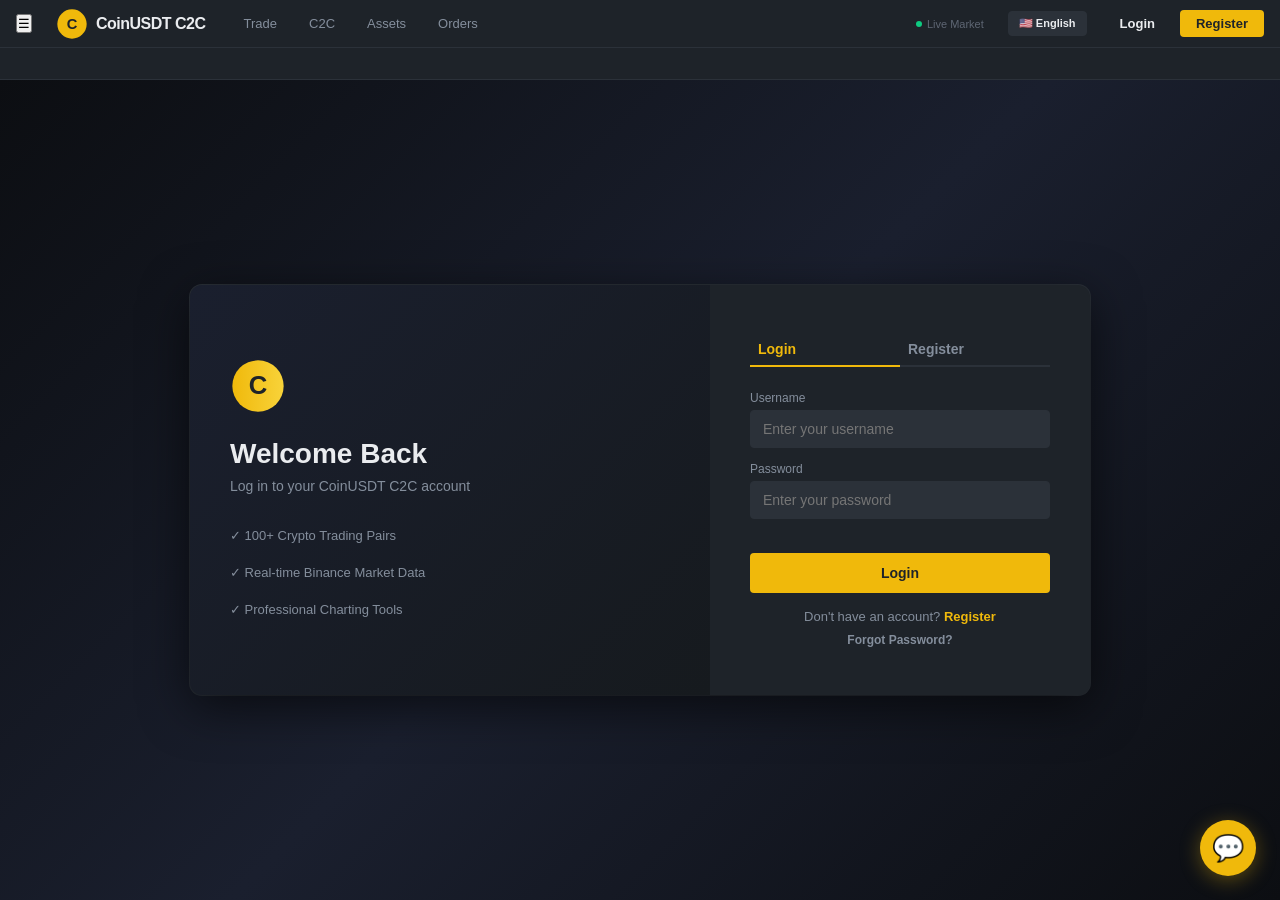
<file: index.html>
<!DOCTYPE html>
<html lang="en">
<head>
  <meta charset="UTF-8">
  <meta name="viewport" content="width=device-width, initial-scale=1.0, maximum-scale=1.0, user-scalable=no">
  <title>CoinUSDT C2C | Cryptocurrency Exchange</title>
  <meta name="description" content="CoinUSDT C2C - Professional cryptocurrency exchange with real-time charts, BTC/ETH trading, market and limit orders. Secure C2C trading platform.">
  <meta name="keywords" content="cryptocurrency exchange,BTC,ETH,Bitcoin,Ethereum,trading,crypto,USDT,market,limit,order">
  <meta name="robots" content="index, follow">
  <link rel="canonical" href="https://coinustdc2c.com/">
  <meta property="og:title" content="CoinUSDT C2C | Cryptocurrency Exchange">
  <meta property="og:description" content="Professional cryptocurrency exchange with real-time charts and secure trading.">
  <meta property="og:type" content="website">
  <meta property="og:url" content="https://coinustdc2c.com/">
  <meta property="og:site_name" content="CoinUSDT C2C">
  <meta name="twitter:card" content="summary_large_image">
  <meta name="twitter:title" content="CoinUSDT C2C | Cryptocurrency Exchange">
  <meta name="twitter:description" content="Professional cryptocurrency exchange with real-time charts and secure trading.">
  <link rel="icon" type="image/svg+xml" href="data:image/svg+xml,%3Csvg xmlns='http://www.w3.org/2000/svg' viewBox='0 0 48 48'%3E%3Ccircle cx='24' cy='24' r='22' fill='%23F0B90B'/%3E%3Ctext x='24' y='31' text-anchor='middle' font-size='22' font-weight='700' fill='%231E2329'%3EC%3C/text%3E%3C/svg%3E">
  <style>body{background:#0C0E12;color:#EAECEF;margin:0;padding:0;font-family:-apple-system,BlinkMacSystemFont,'Segoe UI','Microsoft YaHei',sans-serif;opacity:0;transition:opacity .15s}body.loaded{opacity:1}</style>
  <link rel="stylesheet" href="/css/style.css?v=28061246">
</head>
<body>
  <!-- ============================================================
       全局导航
  ============================================================ -->
  <nav class="global-nav">
    <div class="nav-inner">
      <!-- 移动端汉堡菜单按钮 -->
      <button class="mobile-menu-btn" id="mobile-menu-btn" aria-label="Menu">☰</button>
      <a href="/trade/BTC_USDT" class="nav-brand">
        <svg width="32" height="32" viewBox="0 0 48 48">
          <circle cx="24" cy="24" r="22" fill="#F0B90B"/>
          <text x="24" y="31" text-anchor="middle" font-size="22" font-weight="700" fill="#1E2329">C</text>
        </svg>
        <span class="brand-name">CoinUSDT C2C</span>
      </a>
      <div class="nav-links" id="nav-links">
        <a href="/trade/BTC_USDT" class="nav-link" data-path="/trade" data-i18n="trade">Trade</a>
        <a href="/c2c" class="nav-link" data-path="/c2c" data-i18n="c2c">C2C</a>
        <a href="/wallet" class="nav-link" data-path="/wallet" data-i18n="assets">Assets</a>
        <a href="/orders" class="nav-link" data-path="/orders" data-i18n="orders">Orders</a>
      </div>
      <span class="nav-market-status">
        <span class="status-dot"></span> <span data-i18n="market_live">Live Market</span>
      </span>
      <!-- 通知铃铛 -->
      <div class="notif-bell hidden" id="notif-bell" style="position:relative">
        <button class="notif-bell-btn" id="notif-bell-btn" title="Notifications">🔔</button>
        <span class="notif-badge empty" id="notif-badge">0</span>
        <div class="notif-dropdown hidden" id="notif-dropdown">
          <div class="notif-dropdown-header">
            <h4 data-i18n="notifications">Notifications</h4>
            <button id="notif-mark-all" data-i18n="mark_all_read">Mark All Read</button>
          </div>
          <div class="notif-list" id="notif-list">
            <div class="notif-item"><div class="notif-body" style="text-align:center;color:var(--text3)">No notifications</div></div>
          </div>
        </div>
      </div>

      <div class="nav-actions" id="nav-actions">
        <!-- 语言切换 -->
        <div class="lang-switch" id="lang-switch">
          <button class="lang-btn" id="lang-current" onclick="var d=document.getElementById('lang-drop');d.classList.toggle('hidden');event.stopPropagation()">🌐 English</button>
          <div class="lang-drop hidden" id="lang-drop" onclick="event.stopPropagation()">
            <div class="lang-option" data-lang="zh-CN" onclick="setLang('zh-CN')">🇨🇳 简体中文</div>
            <div class="lang-option" data-lang="zh-TW" onclick="setLang('zh-TW')">🇹🇼 繁體中文</div>
            <div class="lang-option active" data-lang="en" onclick="setLang('en')">🇺🇸 English</div>
            <div class="lang-option" data-lang="ja" onclick="setLang('ja')">🇯🇵 日本語</div>
            <div class="lang-option" data-lang="ko" onclick="setLang('ko')">🇰🇷 한국어</div>
            <div class="lang-option" data-lang="es" onclick="setLang('es')">🇪🇸 Español</div>
            <div class="lang-option" data-lang="ru" onclick="setLang('ru')">🇷🇺 Русский</div>
            <div class="lang-option" data-lang="fr" onclick="setLang('fr')">🇫🇷 Français</div>
            <div class="lang-option" data-lang="de" onclick="setLang('de')">🇩🇪 Deutsch</div>
            <div class="lang-option" data-lang="pt" onclick="setLang('pt')">🇧🇷 Português</div>
            <div class="lang-option" data-lang="vi" onclick="setLang('vi')">🇻🇳 Tiếng Việt</div>
            <div class="lang-option" data-lang="th" onclick="setLang('th')">🇹🇭 ไทย</div>
          </div>
        </div>
        <div id="nav-guest" class="nav-guest">
          <a href="/login" class="nav-btn nav-btn-text" data-i18n="login">Login</a>
          <a href="/register" class="nav-btn nav-btn-primary" data-i18n="register">Register</a>
        </div>
        <div id="nav-user" class="nav-user hidden">
          <div class="nav-user-info" id="nav-user-trigger">
            <div class="nav-user-avatar" id="nav-user-avatar"></div>
            <div class="nav-user-detail">
              <span id="nav-username">--</span>
              <span class="nav-balance" id="nav-balance">0.00 USDT</span>
            </div>
          </div>
          <div class="nav-user-dropdown hidden" id="nav-dropdown">
            <a href="#" id="nav-deposit-btn" data-i18n="sim_deposit">Deposit</a>
            <a href="/wallet" data-i18n="assets">Assets</a>
            <a href="/orders" data-i18n="order_history">Order History</a>
            <a href="/invite" data-i18n="invite_title">Invite</a>
            <a href="/settings" data-i18n="settings">Settings</a>
            <a href="#" id="nav-logout" data-i18n="logout">Logout</a>
          </div>
        </div>
      </div>
    </div>
  </nav>

  <!-- ============================================================
       行情滚动条 (Binance Ticker)
  ============================================================ -->
  <div class="ticker-bar" id="ticker-bar">
    <div class="ticker-inner" id="ticker-inner"></div>
  </div>

  <!-- ============================================================
       登录页 /login
  ============================================================ -->
  <div id="page-login" class="page-auth hidden">
    <div class="auth-wrapper">
      <div class="auth-card">
        <div class="auth-card-left">
          <div class="auth-brand">
            <svg width="56" height="56" viewBox="0 0 48 48">
              <defs><linearGradient id="lg"><stop offset="0%" stop-color="#F0B90B"/><stop offset="100%" stop-color="#f8d33a"/></linearGradient></defs>
              <circle cx="24" cy="24" r="22" fill="url(#lg)"/>
              <text x="24" y="31" text-anchor="middle" font-size="22" font-weight="700" fill="#1E2329">C</text>
            </svg>
          </div>
          <h2 data-i18n="welcome">Welcome Back</h2>
          <p class="auth-sub" data-i18n="login_sub">Log in to your CoinUSDT C2C account</p>
          <div class="auth-benefits">
            <div class="benefit-item" data-i18n="benefit_pairs">✓ 100+ Crypto Trading Pairs</div>
            <div class="benefit-item" data-i18n="benefit_market">✓ Real-time Binance Market Data</div>
            <div class="benefit-item" data-i18n="benefit_chart">✓ Professional Charting Tools</div>
          </div>
        </div>
        <div class="auth-card-right">
          <div class="auth-form-wrapper">
            <div class="auth-form-tabs">
              <span class="aft active" data-i18n="login">Login</span>
              <a href="/register" class="aft" data-i18n="register">Register</a>
            </div>
            <div class="form-group">
              <label data-i18n="username">Username</label>
              <input type="text" id="login-username" placeholder="Enter your username" autocomplete="username">
            </div>
            <div class="form-group">
              <label data-i18n="password">Password</label>
              <input type="password" id="login-password" placeholder="Enter your password" autocomplete="current-password">
            </div>
            <div id="login-error" class="form-error"></div>
            <button class="btn btn-gold btn-full" id="login-btn" data-i18n="login">Login</button>
            <div class="auth-alt">
              <span data-i18n="dont_have_account">Don't have an account?</span> <a href="/register" data-i18n="register">Register</a>
            </div>
            <div class="auth-alt" style="margin-top:8px">
              <a href="#" onclick="showForgotPassword()" style="color:var(--text2);font-size:12px" data-i18n="forgot_pwd">Forgot Password?</a>
            </div>
          </div>
        </div>
      </div>
    </div>
  </div>

  <!-- 忘记密码页 -->
  <div id="page-forgot" class="page-auth hidden">
    <div class="auth-wrapper">
      <div class="auth-card" style="max-width:440px;margin:0 auto;flex-direction:column">
        <div class="auth-card-right" style="width:100%">
          <div class="auth-form-wrapper">
            <h2 style="text-align:center;margin-bottom:16px" data-i18n="forgot_pwd">Forgot Password</h2>
            <div id="forgot-step1">
              <div class="form-group">
                <label data-i18n="email">Registered Email</label>
                <input type="email" id="forgot-email" placeholder="Enter your registered email" autocomplete="email">
              </div>
              <div id="forgot-error" class="form-error"></div>
              <button class="btn btn-gold btn-full" id="forgot-send-btn" data-i18n="send_reset_code">Send Reset Code</button>
            </div>
            <div id="forgot-step2" class="hidden">
              <div class="form-group">
                <label data-i18n="verify_code">Verification Code</label>
                <input type="text" id="forgot-code" placeholder="6-digit code" maxlength="6" inputmode="numeric" style="font-size:22px;letter-spacing:8px;text-align:center;font-family:var(--mono)">
              </div>
              <div class="form-group">
                <label data-i18n="new_pwd">New Password</label>
                <input type="password" id="forgot-new-pw" placeholder="At least 6 characters" autocomplete="new-password">
              </div>
              <div id="forgot-error2" class="form-error"></div>
              <button class="btn btn-gold btn-full" id="forgot-reset-btn" data-i18n="reset_pwd">Reset Password</button>
              <button class="btn btn-outline btn-full" id="forgot-back-btn" style="margin-top:8px" data-i18n="back">Back</button>
            </div>
            <div class="auth-alt" style="margin-top:16px">
              <span data-i18n="remembered_pwd">Remembered?</span> <a href="/login" data-i18n="login">Login</a>
            </div>
          </div>
        </div>
      </div>
    </div>
  </div>

  <!-- ============================================================
       注册页 /register
  ============================================================ -->
  <div id="page-register" class="page-auth hidden">
    <div class="auth-wrapper">
      <div class="auth-card">
        <div class="auth-card-left">
          <div class="auth-brand">
            <svg width="56" height="56" viewBox="0 0 48 48">
              <circle cx="24" cy="24" r="22" fill="url(#lg)"/>
              <text x="24" y="31" text-anchor="middle" font-size="22" font-weight="700" fill="#1E2329">C</text>
            </svg>
          </div>
          <h2 data-i18n="create_acct">Create Account</h2>
          <p class="auth-sub" data-i18n="reg_sub">Start your crypto trading journey</p>
          <div class="auth-benefits">
            <div class="benefit-item" data-i18n="benefit_zero">✓ Zero threshold real trading</div>
            <div class="benefit-item" data-i18n="benefit_free">✓ Free registration, simulated trading</div>
            <div class="benefit-item" data-i18n="benefit_realtime">✓ Real-time market + charts</div>
            <div class="benefit-item" data-i18n="benefit_orders">✓ Market & Limit orders</div>
          </div>
        </div>
        <div class="auth-card-right">
          <div class="auth-form-wrapper">
            <div class="auth-form-tabs">
              <a href="/login" class="aft" data-i18n="login">Login</a>
              <span class="aft active" data-i18n="register">Register</span>
            </div>
            <!-- Step 1 -->
            <div id="reg-step1">
              <div class="form-group">
                <label data-i18n="username">Username</label>
                <input type="text" id="reg-username" placeholder="3-20 characters" autocomplete="username">
              </div>
              <div class="form-group">
                <label data-i18n="email">Email</label>
                <input type="email" id="reg-email" placeholder="example@mail.com" autocomplete="email">
              </div>
              <div class="form-group">
                <label data-i18n="password">Password</label>
                <input type="password" id="reg-password" placeholder="At least 6 characters" autocomplete="new-password">
              </div>
              <div class="form-group">
                <label data-i18n="invite_code_label">Invite Code <small data-i18n="optional">(optional)</small></label>
                <input type="text" id="reg-invite" placeholder="Enter invite code" autocapitalize="characters" style="font-family:var(--mono);letter-spacing:2px;text-transform:uppercase">
              </div>
              <div id="reg-error" class="form-error"></div>
              <button class="btn btn-gold btn-full" id="reg-btn" data-i18n="send_code">Send Verification Code</button>
            </div>
            <!-- Step 2 -->
            <div id="reg-step2" class="hidden">
              <p class="verify-hint" style="color:var(--text2);font-size:12px;margin-bottom:12px" data-i18n="verify_hint">Verification code sent. Enter the 6-digit code below</p>
              <div class="form-group">
                <label data-i18n="verify_code">Verification Code</label>
                <input type="text" id="reg-code" placeholder="••••••" maxlength="6" inputmode="numeric" style="font-size:22px;letter-spacing:8px;text-align:center;font-family:var(--mono)">
              </div>
              <div id="reg-error2" class="form-error"></div>
              <button class="btn btn-gold btn-full" id="reg-verify-btn" data-i18n="complete_reg">Complete Registration</button>
              <button class="btn btn-outline btn-full" id="reg-back-btn" style="margin-top:8px" data-i18n="back">Back</button>
            </div>
            <div class="auth-alt">
              <span data-i18n="already_have_account">Already have an account?</span> <a href="/login" data-i18n="login">Login</a>
            </div>
          </div>
        </div>
      </div>
    </div>
  </div>

  <!-- ============================================================
       交易主页 /trade/:symbol
  ============================================================ -->
  <div id="page-trade" class="page-trade hidden">
    <div class="trade-subnav">
      <div class="subnav-left">
        <a href="/trade/BTC_USDT" class="subnav-link" data-sym="BTC">BTC/USDT</a>
        <a href="/trade/ETH_USDT" class="subnav-link" data-sym="ETH">ETH/USDT</a>
        <a href="/trade/BNB_USDT" class="subnav-link" data-sym="BNB">BNB/USDT</a>
        <a href="/trade/SOL_USDT" class="subnav-link" data-sym="SOL">SOL/USDT</a>
        <a href="/trade/XRP_USDT" class="subnav-link" data-sym="XRP">XRP/USDT</a>
        <a href="/trade/ADA_USDT" class="subnav-link" data-sym="ADA">ADA/USDT</a>
        <a href="/trade/DOGE_USDT" class="subnav-link" data-sym="DOGE">DOGE/USDT</a>
        <a href="/trade/AVAX_USDT" class="subnav-link" data-sym="AVAX">AVAX/USDT</a>
        <a href="/trade/DOT_USDT" class="subnav-link" data-sym="DOT">DOT/USDT</a>
        <a href="/trade/MATIC_USDT" class="subnav-link" data-sym="MATIC">MATIC/USDT</a>
        <a href="/trade/LINK_USDT" class="subnav-link" data-sym="LINK">LINK/USDT</a>
        <a href="/trade/UNI_USDT" class="subnav-link" data-sym="UNI">UNI/USDT</a>
        <a href="/trade/ATOM_USDT" class="subnav-link" data-sym="ATOM">ATOM/USDT</a>
        <a href="/trade/LTC_USDT" class="subnav-link" data-sym="LTC">LTC/USDT</a>
        <a href="/trade/FIL_USDT" class="subnav-link" data-sym="FIL">FIL/USDT</a>
      </div>
    </div>

    <div class="main-content">
      <!-- 左侧: 行情 + 资产 -->
      <div class="panel panel-left-stack">
        <div class="panel market-panel">
          <div class="panel-header">
            <span class="panel-title" data-i18n="all_pairs">All</span>
            <div class="panel-header-right">
              <span class="panel-badge" id="price-status" data-i18n="market_live">Live</span>
              <button class="btn-icon" id="toggle-sort" title="Sort">↕</button>
            </div>
          </div>
          <div class="market-search">
            <input type="text" id="market-search" placeholder="Search coins...">
          </div>
          <div class="market-headers">
            <span class="mh-pair" data-i18n="all_pairs">Pairs</span>
            <span class="mh-price" data-i18n="latest_price">Price</span>
            <span class="mh-change" data-i18n="24h_change">24h Chg</span>
          </div>
          <div class="market-list" id="market-list"></div>
        </div>
        <div class="panel wallet-panel">
          <div class="panel-header">
            <span class="panel-title" data-i18n="assets">Assets</span>
            <button class="btn btn-xs btn-gold-outline auth-only" id="quick-deposit-btn" data-i18n="deposit" style="display:none">Deposit</button>
          </div>
          <div class="wallet-quick">
            <div class="wallet-quick-item">
              <span class="wq-label">USDT</span>
              <span class="wq-value" id="wallet-usdt">0.00</span>
            </div>
            <div class="wallet-quick-item">
              <span class="wq-label" data-i18n="total_value">Est. Value</span>
              <span class="wq-value gold" id="wallet-total">0.00</span>
            </div>
          </div>
          <div class="wallet-assets" id="wallet-assets">
            <div class="empty-hint" data-i18n="no_data">None</div>
          </div>
        </div>
      </div>

      <!-- 中间: 图表 -->
      <div class="panel panel-center-stack">
        <div class="symbol-stat" id="symbol-stat">
          <div class="stat-main">
            <div class="stat-symbol" id="stat-symbol">BTC/USDT</div>
            <div class="stat-price" id="stat-price">0.00</div>
            <div class="stat-change up" id="stat-change">+0.00%</div>
          </div>
          <div class="stat-details">
            <div class="stat-row"><span data-i18n="24h_high">24h High</span><span id="stat-high">0.00</span></div>
            <div class="stat-row"><span data-i18n="24h_low">24h Low</span><span id="stat-low">0.00</span></div>
            <div class="stat-row"><span data-i18n="24h_vol">24h Vol</span><span id="stat-volume">0.00</span></div>
          </div>
          <div class="stat-interval">
            <button class="interval-btn" data-interval="1m" data-i18n="interval_1m">1m</button>
            <button class="interval-btn" data-interval="5m" data-i18n="interval_5m">5m</button>
            <button class="interval-btn" data-interval="15m" data-i18n="interval_15m">15m</button>
            <button class="interval-btn" data-interval="30m" data-i18n="interval_30m">30m</button>
            <button class="interval-btn" data-interval="1h" data-i18n="interval_1h">1h</button>
            <button class="interval-btn active" data-interval="4h" data-i18n="interval_4h">4h</button>
            <button class="interval-btn" data-interval="1d" data-i18n="interval_1d">1d</button>
            <button class="interval-btn" data-interval="1w" data-i18n="interval_1w">1w</button>
          </div>
        </div>
        <div class="panel chart-panel">
          <div class="ma-legend" id="ma-legend">
            <span class="ma-item active ma-ma5" data-ma="5">MA5</span>
            <span class="ma-item ma-ma10" data-ma="10">MA10</span>
            <span class="ma-item ma-ma20" data-ma="20">MA20</span>
            <span class="ma-item ma-ma60" data-ma="60">MA60</span>
          </div>
          <canvas id="price-chart"></canvas>
          <div class="chart-tooltip" id="chart-tooltip"></div>
          <div class="chart-loading hidden" id="chart-loading" data-i18n="chart_loading">Loading...</div>
          <div class="chart-source" id="chart-source"></div>
        </div>
      </div>

      <!-- 右侧: 订单簿 + 交易 -->
      <div class="panel panel-right-stack">
        <div class="panel orderbook-panel">
          <div class="panel-header">
            <span class="panel-title" data-i18n="order_book">订单簿</span>
            <span id="ob-spread" class="ob-spread"></span>
          </div>
          <div class="ob-headers"><span data-i18n="price">Price(USDT)</span><span data-i18n="amount">Amount</span><span data-i18n="total">Total</span></div>
          <div class="ob-asks" id="ob-asks"></div>
          <div class="ob-mid" id="ob-mid">0.00</div>
          <div class="ob-bids" id="ob-bids"></div>
        </div>

        <div class="panel trade-panel">
          <div class="panel-header">
            <span class="panel-title" data-i18n="place_order">下单</span>
            <span class="pending-badge hidden" id="pending-badge">0 <span data-i18n="pending">挂单</span></span>
          </div>
          <div class="order-type-tabs">
            <button class="ot-tab active" data-type="market" data-i18n="market">市价</button>
            <button class="ot-tab" data-type="limit" data-i18n="limit">限价</button>
            <button class="ot-tab" data-type="stop_limit" data-i18n="stop_limit">止损限价</button>
            <button class="ot-tab" data-type="pending" id="pending-tab">
              <span data-i18n="pending">挂单</span><span class="pending-count hidden" id="pending-count">0</span>
            </button>
          </div>
          <div class="trade-tabs">
            <button class="trade-tab active" data-side="buy" data-i18n="buy">Buy</button>
            <button class="trade-tab" data-side="sell" data-i18n="sell">Sell</button>
          </div>
          <div class="trade-form" id="trade-form-market">
            <div class="form-row" id="limit-price-row" style="display:none">
              <label data-i18n="limit">Limit (USDT)</label>
              <input type="number" id="trade-price-input" data-i18n-placeholder="trade_limit_ph" placeholder="Limit price" step="any">
            </div>
            <div class="form-row" id="stop-price-row" style="display:none">
              <label data-i18n="stop_price">Trigger Price (USDT)</label>
              <input type="number" id="trade-stop-price" placeholder="Trigger price" step="any">
            </div>
            <div class="form-row">
              <label><span data-i18n="amount">Amount</span> <span class="trade-sym" id="trade-sym">BTC</span></label>
              <input type="number" id="trade-amount" placeholder="0.00" step="any" min="0">
              <div class="quick-btns">
                <button class="btn btn-xs quick-pct" data-pct="25">25%</button>
                <button class="btn btn-xs quick-pct" data-pct="50">50%</button>
                <button class="btn btn-xs quick-pct" data-pct="75">75%</button>
                <button class="btn btn-xs quick-pct" data-pct="100">100%</button>
              </div>
            </div>
            <div class="form-row">
              <label data-i18n="total">Total</label>
              <div class="total-display" id="trade-total">0.00 USDT</div>
            </div>
            <div class="form-row">
              <label data-i18n="fee">Fee (0.1%)</label>
              <div class="fee-display" id="trade-fee">0.00 USDT</div>
            </div>
            <div id="trade-error" class="form-error"></div>
            <button class="btn btn-buy btn-full" id="trade-btn">Buy BTC</button>
          </div>
          <div class="trade-info">
            <div class="info-row"><span data-i18n="available">Available</span><span id="available-usdt">0.00</span></div>
            <div class="info-row"><span data-i18n="holding">Holding</span><span id="holding-info">0.00</span></div>
          </div>
        </div>

        <div class="panel pending-panel hidden" id="pending-panel">
          <div class="panel-header">
            <span class="panel-title" data-i18n="pending">Pending Orders</span>
            <button class="btn btn-xs btn-outline" id="cancel-all-btn" data-i18n="cancel_all">Cancel All</button>
          </div>
          <div class="pending-list" id="pending-list">
            <div class="empty-hint" data-i18n="no_data">No pending orders</div>
          </div>
        </div>
      </div>

      <!-- 底部面板 -->
      <div class="panel bottom-panel">
        <div class="panel-header">
          <div class="bottom-tabs">
            <button class="bottom-tab active" data-panel="orders" data-i18n="order_history">Order History</button>
            <button class="bottom-tab" data-panel="transactions" data-i18n="tx_history">Transactions</button>
          </div>
        </div>
        <div class="bottom-content">
          <div class="bottom-table" id="orders-table">
            <table>
              <thead><tr><th data-i18n="time_col">Time</th><th data-i18n="pair_col">Pair</th><th data-i18n="side_col">Side</th><th data-i18n="price">Price</th><th data-i18n="amount">Amount</th><th data-i18n="total">Total</th><th data-i18n="type_col">Type</th><th data-i18n="status_col">Status</th></tr></thead>
              <tbody id="orders-body"><tr><td colspan="8" class="empty-hint">No orders</td></tr></tbody>
            </table>
          </div>
          <div class="bottom-table hidden" id="transactions-table">
            <table>
              <thead><tr><th data-i18n="time_col">Time</th><th data-i18n="pair_col">Pair</th><th data-i18n="side_col">Side</th><th data-i18n="price">Price</th><th data-i18n="amount">Amount</th><th data-i18n="total">Total</th><th data-i18n="fee">Fee</th><th data-i18n="note_col">Note</th></tr></thead>
              <tbody id="transactions-body"><tr><td colspan="8" class="empty-hint">No records</td></tr></tbody>
            </table>
          </div>
        </div>
      </div>
    </div>
  </div>

  <!-- ============================================================
       充值弹窗
  ============================================================ -->
  <div class="modal-overlay hidden" id="deposit-modal">
    <div class="modal-card">
      <div class="modal-header">
        <span id="deposit-title" data-i18n="deposit">Deposit</span>
        <button class="modal-close" id="modal-close">&times;</button>
      </div>
      <!-- 步骤1 -->
      <div class="modal-body" id="deposit-step1">
        <div class="form-group">
          <label data-i18n="deposit_coin">Deposit Coin</label>
          <div class="coin-select" id="deposit-coin-select">
            <button class="coin-option active" data-coin="USDT" data-network="TRC20">
              <div class="coin-icon">💵</div>
              <div class="coin-info"><span>USDT</span><small>TRC20</small></div>
            </button>
            <button class="coin-option" data-coin="BTC" data-network="Bitcoin">
              <div class="coin-icon">₿</div>
              <div class="coin-info"><span>BTC</span><small>Bitcoin</small></div>
            </button>
            <button class="coin-option" data-coin="ETH" data-network="ERC20">
              <div class="coin-icon">Ξ</div>
              <div class="coin-info"><span>ETH</span><small>ERC20</small></div>
            </button>
          </div>
        </div>
        <div class="form-group">
          <label data-i18n="deposit_amt">Deposit Amount</label>
          <input type="number" id="deposit-amount" placeholder="Enter amount" min="1" max="1000000" step="any">
        </div>
        <div class="deposit-presets">
          <button class="btn btn-xs deposit-preset" data-amt="1000">1K</button>
          <button class="btn btn-xs deposit-preset" data-amt="5000">5K</button>
          <button class="btn btn-xs deposit-preset" data-amt="10000">10K</button>
          <button class="btn btn-xs deposit-preset" data-amt="50000">50K</button>
          <button class="btn btn-xs deposit-preset" data-amt="100000">100K</button>
        </div>
        <div id="deposit-error" class="form-error"></div>
        <button class="btn btn-gold btn-full" id="deposit-next" data-i18n="deposit_next">Next</button>
      </div>
      <!-- 步骤2 -->
      <div class="modal-body hidden" id="deposit-step2">
        <div class="deposit-network-info">
          <span>Network: </span><strong id="deposit-network">TRC20</strong>
          <span class="network-warn" data-i18n="network_warning">⚠ Use the correct network</span>
        </div>
        <div class="qr-container">
          <canvas id="deposit-qr" width="180" height="180"></canvas>
        </div>
        <a href="#" id="deposit-payment-link" class="btn btn-outline btn-full" target="_blank" style="display:none;margin-bottom:12px;text-align:center;text-decoration:none" data-i18n="pay_with_link">📱 打开收款链接支付</a>
        <div class="deposit-addr-section">
          <label data-i18n="deposit_addr">Deposit Address</label>
          <div class="addr-box">
            <code id="deposit-address">--</code>
            <button class="btn btn-xs btn-outline" id="copy-addr" data-i18n="copy_addr">Copy</button>
          </div>
          <div id="deposit-copy-hint" style="font-size:11px;color:var(--text2);margin-top:4px;display:none" data-i18n="copy_hint">点击地址或按钮可复制</div>
        </div>
        <div class="deposit-amount-info">
          Amount: <strong id="deposit-summary">0 USDT</strong>
        </div>
        <div id="deposit-step2-error" class="form-error"></div>
        <button class="btn btn-gold btn-full" id="deposit-confirm" data-i18n="transfer_done">I have transferred, confirm deposit</button>
        <button class="btn btn-outline btn-full" id="deposit-back" style="margin-top:8px" data-i18n="back">Back</button>
      </div>
    </div>
  </div>

  <!-- ============================================================
       资产页 /wallet
  ============================================================ -->
  <div id="page-wallet" class="page-generic hidden">
    <div class="panel-content" style="max-width:900px;margin:40px auto;padding:0 20px">
      <h2 style="color:var(--gold);margin-bottom:20px" data-i18n="assets">Assets</h2>
      <div class="wallet-summary" style="display:flex;gap:16px;margin-bottom:24px">
        <div style="flex:1;background:var(--bg3);border-radius:8px;padding:16px;text-align:center">
          <div style="font-size:12px;color:var(--text2)" data-i18n="available">Available</div>
          <div style="font-size:24px;font-weight:700;margin-top:4px" id="w-page-usdt">0.00</div>
          <div style="font-size:12px;color:var(--text3)">USDT</div>
        </div>
        <div style="flex:1;background:var(--bg3);border-radius:8px;padding:16px;text-align:center">
          <div style="font-size:12px;color:var(--text2)" data-i18n="total_value">Est. Value</div>
          <div style="font-size:24px;font-weight:700;color:var(--gold);margin-top:4px" id="w-page-total">0.00</div>
          <div style="font-size:12px;color:var(--text3)">USDT</div>
        </div>
      </div>
      <table style="width:100%;border-collapse:collapse">
        <thead><tr style="border-bottom:1px solid var(--border)">
          <th style="padding:8px;text-align:left;font-size:11px;color:var(--text2)" data-i18n="all_pairs">Asset</th>
          <th style="padding:8px;text-align:right;font-size:11px;color:var(--text2)" data-i18n="amount">Balance</th>
          <th style="padding:8px;text-align:right;font-size:11px;color:var(--text2)" data-i18n="latest_price">Price</th>
          <th style="padding:8px;text-align:right;font-size:11px;color:var(--text2)" data-i18n="total_value">Value (USDT)</th>
        </tr></thead>
        <tbody id="w-assets-body"><tr><td colspan="4" style="padding:24px;text-align:center;color:var(--text2)" data-i18n="no_data">No holdings</td></tr></tbody>
      </table>
      <div style="display:flex;gap:10px;margin-top:20px">
        <button class="btn btn-gold auth-only" id="w-deposit-btn" data-i18n="deposit">Deposit</button>
        <button class="btn btn-outline auth-only" id="w-withdraw-btn" style="color:var(--red);border-color:var(--red)" data-i18n="withdraw" onclick="openWithdraw()">Withdraw</button>
      </div>
      <div style="margin-top:24px">
        <h4 style="color:var(--text2);margin-bottom:8px;font-size:14px" data-i18n="withdraw_history">Withdraw History</h4>
        <table style="width:100%;border-collapse:collapse;font-size:11px">
          <thead><tr style="border-bottom:1px solid var(--border)">
            <th style="padding:6px 8px;text-align:left;color:var(--text2)" data-i18n="time_col">Time</th>
            <th style="padding:6px 8px;text-align:left;color:var(--text2)" data-i18n="deposit_coin_lbl">Coin</th>
            <th style="padding:6px 8px;text-align:right;color:var(--text2)" data-i18n="amount">Amount</th>
            <th style="padding:6px 8px;text-align:right;color:var(--text2)" data-i18n="fee">Fee</th>
            <th style="padding:6px 8px;text-align:left;color:var(--text2)" data-i18n="deposit_addr">Address</th>
            <th style="padding:6px 8px;text-align:left;color:var(--text2)" data-i18n="status_col">Status</th>
          </tr></thead>
          <tbody id="w-withdraws-body"><tr><td colspan="6" style="padding:16px;text-align:center;color:var(--text2)">--</td></tr></tbody>
        </table>
      </div>
    </div>
  </div>

  <!-- ============================================================
       提现弹窗
  ============================================================ -->
  <div class="modal-overlay hidden" id="withdraw-modal">
    <div class="modal-card">
      <div class="modal-header">
        <span data-i18n="withdraw">Withdraw</span>
        <button class="modal-close" id="withdraw-close">&times;</button>
      </div>
      <div class="modal-body">
        <div class="form-group">
          <label data-i18n="withdraw_coin">Select Coin</label>
          <div class="coin-select" id="withdraw-coin-select">
            <button class="coin-option active" data-coin="USDT" data-network="TRC20">
              <div class="coin-icon">💵</div><div class="coin-info"><span>USDT</span><small>TRC20</small></div>
            </button>
            <button class="coin-option" data-coin="BTC" data-network="Bitcoin">
              <div class="coin-icon">₿</div><div class="coin-info"><span>BTC</span><small>Bitcoin</small></div>
            </button>
            <button class="coin-option" data-coin="ETH" data-network="ERC20">
              <div class="coin-icon">Ξ</div><div class="coin-info"><span>ETH</span><small>ERC20</small></div>
            </button>
          </div>
        </div>
        <div class="form-group">
          <label data-i18n="withdraw_addr">Withdraw Address</label>
          <input type="text" id="withdraw-address" placeholder="Enter receiving address">
        </div>
        <div class="form-group" id="withdraw-memo-group" style="display:none">
          <label data-i18n="withdraw_memo">Memo / Tag</label>
          <input type="text" id="withdraw-memo" placeholder="Optional">
        </div>
        <div class="form-group">
          <label data-i18n="withdraw_amount">Amount</label>
          <input type="number" id="withdraw-amount" placeholder="Minimum 10 USDT" min="0" step="any">
        </div>
        <div class="withdraw-info" style="font-size:11px;color:var(--text2);margin-bottom:12px;line-height:1.8">
          <div><span data-i18n="withdraw_network">Network:</span> <strong id="wd-network">TRC20</strong></div>
          <div><span data-i18n="withdraw_fee_label">Fee:</span> <strong id="wd-fee" style="color:var(--gold)">1 USDT</strong></div>
          <div><span data-i18n="withdraw_receive">You will receive:</span> <strong id="wd-actual" style="color:var(--green)">0 USDT</strong></div>
        </div>
        <div id="withdraw-error" class="form-error"></div>
        <button class="btn btn-gold btn-full" id="withdraw-submit" data-i18n="withdraw_confirm">Confirm Withdrawal</button>
      </div>
    </div>
  </div>

  <!-- ============================================================
       设置页 /settings
  ============================================================ -->
  <div id="page-settings" class="page-generic hidden">
    <div class="panel-content" style="max-width:700px;margin:40px auto;padding:0 20px">
      <h2 style="color:var(--gold);margin-bottom:24px" data-i18n="settings">Settings</h2>

      <!-- 个人资料 -->
      <div style="background:var(--bg3);border-radius:8px;padding:20px;margin-bottom:16px">
        <h3 style="margin-bottom:16px;font-size:15px" data-i18n="profile_settings">Profile</h3>
        <div class="form-group">
          <label data-i18n="username">Username</label>
          <input type="text" id="set-username" disabled style="opacity:0.6">
        </div>
        <div class="form-group">
          <label data-i18n="email">Email</label>
          <input type="email" id="set-email" disabled style="opacity:0.6">
        </div>
        <div class="form-group">
          <label data-i18n="phone">Phone</label>
          <input type="text" id="set-phone" data-i18n-placeholder="phone_placeholder" placeholder="+86 13800138000">
        </div>
        <div class="form-group">
          <label data-i18n="lang_pref">Language</label>
          <select id="set-lang" style="width:100%;padding:10px 12px;background:var(--bg3);border:1px solid var(--border);border-radius:4px;color:var(--text);font-size:14px">
            <option value="en">English</option>
            <option value="zh-CN">简体中文</option>
            <option value="zh-TW">繁體中文</option>
            <option value="ja">日本語</option>
            <option value="ko">한국어</option>
          </select>
        </div>
        <div id="set-profile-error" class="form-error"></div>
        <button class="btn btn-gold" id="set-save-profile" data-i18n="save">Save Profile</button>
      </div>

      <!-- 修改密码 -->
      <div style="background:var(--bg3);border-radius:8px;padding:20px;margin-bottom:16px">
        <h3 style="margin-bottom:16px;font-size:15px" data-i18n="change_pwd">Change Password</h3>
        <div class="form-group">
          <label data-i18n="old_pwd">Current Password</label>
          <input type="password" id="set-old-pw" placeholder="Enter current password" autocomplete="current-password">
        </div>
        <div class="form-group">
          <label data-i18n="new_pwd">New Password</label>
          <input type="password" id="set-new-pw" placeholder="At least 6 characters" autocomplete="new-password">
        </div>
        <div id="set-pwd-error" class="form-error"></div>
        <button class="btn btn-gold" id="set-change-pwd" data-i18n="change_pwd">Change Password</button>
      </div>

      <!-- 安全设置 / 2FA -->
      <div style="background:var(--bg3);border-radius:8px;padding:20px;margin-bottom:16px">
        <h3 style="margin-bottom:16px;font-size:15px">🔐 <span data-i18n="security_settings">Security</span></h3>
        <div style="display:flex;align-items:center;justify-content:space-between">
          <div>
            <div style="font-size:13px;font-weight:600" data-i18n="two_factor_auth">Two-Factor Authentication</div>
            <div style="font-size:11px;color:var(--text3);margin-top:2px" data-i18n="two_factor_desc">Protect your account with 2FA</div>
          </div>
          <label class="toggle-switch" id="set-2fa-toggle">
            <input type="checkbox" id="set-2fa-check">
            <span class="toggle-slider"></span>
          </label>
        </div>
      </div>

      <!-- VIP信息 -->
      <div style="background:var(--bg3);border-radius:8px;padding:20px;margin-bottom:16px">
        <h3 style="margin-bottom:16px;font-size:15px">VIP <span data-i18n="level">Level</span></h3>
        <div id="set-vip-info" style="color:var(--text2);font-size:13px">Loading...</div>
      </div>
    </div>
  </div>

  <!-- ============================================================
       订单页 /orders
  ============================================================ -->
  <div id="page-orders" class="page-generic hidden">
    <div class="panel-content" style="max-width:1000px;margin:40px auto;padding:0 20px">
      <h2 style="color:var(--gold);margin-bottom:20px" data-i18n="order_history">Order History</h2>
      <table style="width:100%;border-collapse:collapse">
        <thead><tr style="border-bottom:1px solid var(--border)">
          <th style="padding:8px;text-align:left;font-size:11px;color:var(--text2)" data-i18n="time_col">Time</th>
          <th style="padding:8px;text-align:left;font-size:11px;color:var(--text2)" data-i18n="pair_col">Pair</th>
          <th style="padding:8px;text-align:left;font-size:11px;color:var(--text2)" data-i18n="side_col">Side</th>
          <th style="padding:8px;text-align:right;font-size:11px;color:var(--text2)" data-i18n="price">Price</th>
          <th style="padding:8px;text-align:right;font-size:11px;color:var(--text2)" data-i18n="amount">Amount</th>
          <th style="padding:8px;text-align:right;font-size:11px;color:var(--text2)" data-i18n="total">Total</th>
          <th style="padding:8px;text-align:left;font-size:11px;color:var(--text2)" data-i18n="type_col">Type</th>
          <th style="padding:8px;text-align:left;font-size:11px;color:var(--text2)" data-i18n="status_col">Status</th>
        </tr></thead>
        <tbody id="o-orders-body"><tr><td colspan="8" style="padding:24px;text-align:center;color:var(--text2)" data-i18n="no_data">No orders</td></tr></tbody>
      </table>
    </div>
  </div>

  <!-- ============================================================
       邀请页 /invite
  ============================================================ -->
  <div id="page-invite" class="page-generic hidden">
    <div class="panel-content" style="max-width:700px;margin:40px auto;padding:0 20px;text-align:center">
      <h2 style="color:var(--gold);margin-bottom:8px" data-i18n="invite_title">Invite Friends</h2>
      <p style="color:var(--text2);font-size:13px;margin-bottom:24px" data-i18n="invite_desc">Share your invite code and earn rewards</p>
      <div style="background:var(--bg3);border-radius:12px;padding:32px;margin-bottom:16px">
        <div style="font-size:11px;color:var(--text2);margin-bottom:8px" data-i18n="your_invite_code">Your Invite Code</div>
        <div style="font-size:36px;font-weight:700;letter-spacing:6px;color:var(--gold);font-family:var(--mono)" id="inv-code-display">--------</div>
        <button class="btn btn-gold" id="inv-copy-btn" style="margin-top:16px" onclick="copyInviteCode()" data-i18n="copy_invite_link">Copy Invite Link</button>
      </div>
      <div style="background:var(--bg3);border-radius:8px;padding:16px">
        <div style="font-size:13px;color:var(--text);margin-bottom:12px" data-i18n="invited_friends">Friends Invited: <strong id="inv-count">0</strong></div>
        <table style="width:100%;border-collapse:collapse">
          <thead><tr style="border-bottom:1px solid var(--border)">
            <th style="padding:6px 8px;text-align:left;font-size:11px;color:var(--text2)">User</th>
            <th style="padding:6px 8px;text-align:left;font-size:11px;color:var(--text2)">Registered</th>
          </tr></thead>
          <tbody id="inv-users-body"><tr><td colspan="2" style="padding:16px;text-align:center;color:var(--text2)" data-i18n="no_data">No invites yet</td></tr></tbody>
        </table>
      </div>
    </div>
  </div>

  <!-- ============================================================
       C2C 交易页 /c2c
  ============================================================ -->
  <div id="page-c2c" class="page-c2c hidden">
    <div class="c2c-container">
      <!-- 顶部操作栏 -->
      <div class="c2c-header">
        <h2 class="c2c-title">C2C <span data-i18n="c2c_trade">P2P Trade</span></h2>
        <div class="c2c-header-right">
          <button class="btn btn-gold auth-only" id="c2c-create-ad-btn"><span data-i18n="c2c_post_ad">Post Ad</span></button>
          <button class="btn btn-outline auth-only" id="c2c-my-ads-btn"><span data-i18n="c2c_my_ads">My Ads</span></button>
          <button class="btn btn-outline auth-only" id="c2c-my-orders-btn"><span data-i18n="c2c_my_orders">My Orders</span></button>
        </div>
      </div>

      <!-- 法币选择标签 -->
      <div class="c2c-token-tabs-row">
        <button class="c2c-token-tab" data-fiat="CNY">¥ CNY</button>
        <button class="c2c-token-tab" data-fiat="HKD">HK$ HKD</button>
        <button class="c2c-token-tab" data-fiat="TWD">NT$ TWD</button>
        <button class="c2c-token-tab active" data-fiat="USD">$ USD</button>
        <button class="c2c-token-tab" data-fiat="JPY">¥ JPY</button>
        <button class="c2c-token-tab" data-fiat="KRW">₩ KRW</button>
        <button class="c2c-token-tab" data-fiat="RUB">₽ RUB</button>
        <button class="c2c-token-tab" data-fiat="VND">₫ VND</button>
      </div>
      <!-- 币种/网络选择标签 -->
      <div class="c2c-token-tabs-row">
        <button class="c2c-coin-tab active" data-coin="USDT" data-network="ALL">USDT <small>All</small></button>
        <button class="c2c-coin-tab" data-coin="USDT" data-network="TRC20">USDT <small>TRC20</small></button>
        <button class="c2c-coin-tab" data-coin="USDT" data-network="ERC20">USDT <small>ERC20</small></button>
        <button class="c2c-coin-tab" data-coin="BTC" data-network="">BTC</button>
        <button class="c2c-coin-tab" data-coin="ETH" data-network="ERC20">ETH <small>ERC20</small></button>
      </div>
      <!-- 支付方式标签 -->      <div class="c2c-token-tabs-row">
        <button class="c2c-pay-tab active" data-pay="">All</button>
        <button class="c2c-pay-tab" data-pay="usdt">USDT</button>
        <button class="c2c-pay-tab" data-pay="usd">USD</button>
        <button class="c2c-pay-tab" data-pay="ntd">NT$</button>
        <button class="c2c-pay-tab" data-pay="eth">ETH</button>
        <button class="c2c-pay-tab" data-pay="btc">BTC</button>
      </div>
      <!-- 买卖方向 + 金额筛选 -->
      <div class="c2c-filters">
        <div class="c2c-filter-group">
          <button class="c2c-filter-btn active" data-side="all" data-i18n="all_pairs">All</button>
          <button class="c2c-filter-btn" data-side="buy" data-i18n="c2c_buy_usdt">Buy USDT</button>
          <button class="c2c-filter-btn" data-side="sell" data-i18n="c2c_sell_usdt">Sell USDT</button>
        </div>
        <div class="c2c-filter-group">
          <input type="number" id="c2c-amount-filter" class="c2c-amount-input" data-i18n-placeholder="c2c_min_placeholder" placeholder="Min Amount" step="any">
          <button class="btn btn-xs btn-gold-outline" id="c2c-filter-btn" data-i18n="c2c_apply">Apply</button>
        </div>
      </div>

      <!-- 广告列表 -->
      <div class="c2c-ads-list" id="c2c-ads-list">
        <div class="c2c-ad-header">
          <span class="c2c-ad-col-merchant" data-i18n="c2c_merchant">Merchant</span>
          <span class="c2c-ad-col-amount" data-i18n="c2c_amount_col">Amount</span>
          <span class="c2c-ad-col-price" data-i18n="c2c_price_col">Price</span>
          <span class="c2c-ad-col-payment" data-i18n="c2c_payment_col">Payment</span>
          <span class="c2c-ad-col-action" data-i18n="c2c_action_col">Action</span>
        </div>
        <div class="c2c-ads-body" id="c2c-ads-body">
          <div class="empty-hint" style="padding:40px" data-i18n="loading">Loading...</div>
        </div>
      </div>
    </div>

    <!-- 弹窗：发布广告 -->
    <div class="modal-overlay hidden" id="c2c-ad-modal">
      <div class="modal-card" style="width:480px">
        <div class="modal-header">
          <span data-i18n="c2c_post_ad">Post Ad</span>
          <button class="modal-close" id="c2c-ad-close">&times;</button>
        </div>
        <div class="modal-body">
          <div class="form-group">
            <label data-i18n="c2c_ad_type">Type</label>
            <div class="c2c-ad-type-btns">
              <button class="c2c-ad-type-btn active" data-type="sell" data-i18n="c2c_sell_usdt">Sell USDT</button>
              <button class="c2c-ad-type-btn" data-type="buy" data-i18n="c2c_buy_usdt">Buy USDT</button>
            </div>
          </div>
          <div class="form-group">
            <label data-i18n="c2c_coin">Coin</label>
            <select id="c2c-ad-coin" class="c2c-select" style="width:100%">
              <option value="USDT">USDT</option>
              <option value="BTC">BTC</option>
              <option value="ETH">ETH</option>
            </select>
          </div>
          <div class="form-group">
            <label data-i18n="c2c_price">Price (per unit in CNY)</label>
            <input type="number" id="c2c-ad-price" placeholder="eg: 7.25" step="any">
          </div>
          <div class="form-row-2" style="display:flex;gap:10px">
            <div class="form-group" style="flex:1">
              <label data-i18n="c2c_min_amount">Min Amount</label>
              <input type="number" id="c2c-ad-min" placeholder="100" step="any">
            </div>
            <div class="form-group" style="flex:1">
              <label data-i18n="c2c_max_amount">Max Amount</label>
              <input type="number" id="c2c-ad-max" placeholder="100000" step="any">
            </div>
          </div>
          <div class="form-group">
            <label data-i18n="c2c_payment_methods">Payment Methods</label>
            <div class="c2c-pay-checks">
              <label class="c2c-pay-check"><input type="checkbox" value="usdt" checked> <span>USDT</span></label>
              <label class="c2c-pay-check"><input type="checkbox" value="usd" checked> <span>USD</span></label>
              <label class="c2c-pay-check"><input type="checkbox" value="ntd" checked> <span>NT$</span></label>
              <label class="c2c-pay-check"><input type="checkbox" value="eth" checked> <span>ETH</span></label>
              <label class="c2c-pay-check"><input type="checkbox" value="btc" checked> <span>BTC</span></label>
            </div>
          </div>
          <div class="form-group">
            <label data-i18n="c2c_remark">Remarks</label>
            <textarea id="c2c-ad-remark" data-i18n-placeholder="c2c_remark_ph" placeholder="Payment within 15 mins..." rows="2" style="width:100%;background:var(--bg3);border:1px solid var(--border);border-radius:4px;color:var(--text);padding:8px;font-size:12px;resize:vertical;font-family:var(--font)"></textarea>
          </div>
          <div id="c2c-ad-error" class="form-error"></div>
          <button class="btn btn-gold btn-full" id="c2c-ad-submit" data-i18n="c2c_post_ad">Post Ad</button>
        </div>
      </div>
    </div>

    <!-- 弹窗：交易详情/聊天 -->
    <div class="modal-overlay hidden" id="c2c-order-modal">
      <div class="modal-card" style="width:520px;max-height:85vh">
        <div class="modal-header">
          <span id="c2c-order-title">C2C Order #---</span>
          <button class="modal-close" id="c2c-order-close">&times;</button>
        </div>
        <div class="modal-body" style="display:flex;flex-direction:column;height:420px">
          <!-- 订单状态 -->
          <div class="c2c-order-status" id="c2c-order-status-bar">
            <div class="c2c-status-step" id="c2c-step-pay"><span class="c2s-dot"></span> Payment</div>
            <div class="c2c-status-conn" id="c2c-conn-1"></div>
            <div class="c2c-status-step" id="c2c-step-release"><span class="c2s-dot"></span> Release</div>
            <div class="c2c-status-conn" id="c2c-conn-2"></div>
            <div class="c2c-status-step" id="c2c-step-done"><span class="c2s-dot"></span> Done</div>
          </div>
          <!-- 订单信息 -->
          <div class="c2c-order-info" id="c2c-order-info">
            <div class="c2c-info-row"><span>Amount:</span><strong id="c2c-oi-amount">--</strong></div>
            <div class="c2c-info-row"><span>Price:</span><strong id="c2c-oi-price">--</strong></div>
            <div class="c2c-info-row"><span>Total:</span><strong id="c2c-oi-total">--</strong></div>
            <div class="c2c-info-row"><span>Payment:</span><strong id="c2c-oi-payment">--</strong></div>
          </div>
          <!-- 操作按钮 -->
          <div class="c2c-order-actions" id="c2c-order-actions"></div>
          <!-- 聊天区 -->
          <div class="c2c-chat">
            <div class="c2c-chat-msgs" id="c2c-chat-msgs">
              <div class="c2c-msg-system" data-i18n="c2c_trade_started">—— Trade started ——</div>
            </div>
            <div class="c2c-chat-input-row">
              <input type="text" id="c2c-chat-input" data-i18n-placeholder="c2c_chat_placeholder" placeholder="Type a message..." maxlength="500">
              <button class="btn btn-xs btn-gold" id="c2c-chat-send" data-i18n="c2c_chat_send">Send</button>
            </div>
          </div>
        </div>
      </div>
    </div>

    <!-- 弹窗：我的订单列表 -->
    <div class="modal-overlay hidden" id="c2c-my-orders-modal">
      <div class="modal-card" style="width:700px;max-height:85vh">
        <div class="modal-header">
          <span data-i18n="c2c_my_orders">My C2C Orders</span>
          <button class="modal-close" id="c2c-my-orders-close">&times;</button>
        </div>
        <div class="modal-body" style="max-height:500px;overflow-y:auto">
          <table style="width:100%;border-collapse:collapse;font-size:12px">
            <thead><tr style="border-bottom:1px solid var(--border)">
              <th style="padding:8px;text-align:left;color:var(--text2)" data-i18n="orders">Order ID</th>
              <th style="padding:8px;text-align:left;color:var(--text2)" data-i18n="c2c_coin">Coin</th>
              <th style="padding:8px;text-align:right;color:var(--text2)" data-i18n="amount">Amount</th>
              <th style="padding:8px;text-align:right;color:var(--text2)" data-i18n="price">Price</th>
              <th style="padding:8px;text-align:right;color:var(--text2)" data-i18n="total">Total</th>
              <th style="padding:8px;text-align:left;color:var(--text2)" data-i18n="status_col">Status</th>
              <th style="padding:8px;text-align:center;color:var(--text2)" data-i18n="c2c_action_col">Action</th>
            </tr></thead>
            <tbody id="c2c-my-orders-body">
              <tr><td colspan="7" class="empty-hint">No orders</td></tr>
            </tbody>
          </table>
        </div>
      </div>
    </div>

    <!-- 弹窗：我的广告列表 -->
    <div class="modal-overlay hidden" id="c2c-my-ads-modal">
      <div class="modal-card" style="width:700px;max-height:85vh">
        <div class="modal-header">
          <span data-i18n="c2c_my_ads">My C2C Ads</span>
          <button class="modal-close" id="c2c-my-ads-close">&times;</button>
        </div>
        <div class="modal-body" style="max-height:500px;overflow-y:auto">
          <table style="width:100%;border-collapse:collapse;font-size:12px">
            <thead><tr style="border-bottom:1px solid var(--border)">
              <th style="padding:8px;text-align:left;color:var(--text2)" data-i18n="c2c_ad_type">ID</th>
              <th style="padding:8px;text-align:left;color:var(--text2)" data-i18n="type_col">Type</th>
              <th style="padding:8px;text-align:left;color:var(--text2)" data-i18n="c2c_coin">Coin</th>
              <th style="padding:8px;text-align:right;color:var(--text2)" data-i18n="price">Price</th>
              <th style="padding:8px;text-align:right;color:var(--text2)" data-i18n="c2c_min_amount">Amount Range</th>
              <th style="padding:8px;text-align:left;color:var(--text2)" data-i18n="c2c_payment_col">Payment</th>
              <th style="padding:8px;text-align:left;color:var(--text2)" data-i18n="status_col">Status</th>
              <th style="padding:8px;text-align:center;color:var(--text2)" data-i18n="c2c_action_col">Action</th>
            </tr></thead>
            <tbody id="c2c-my-ads-body">
              <tr><td colspan="8" class="empty-hint">No ads</td></tr>
            </tbody>
          </table>
        </div>
      </div>
    </div>

    <!-- 弹窗：交易评价（星级评分） -->
    <div class="modal-overlay hidden" id="c2c-rating-modal">
      <div class="modal-card" style="width:400px">
        <div class="modal-header">
          <span data-i18n="review_rating_prompt">Rate this trade</span>
          <button class="modal-close" id="c2c-rating-close">&times;</button>
        </div>
        <div class="modal-body" style="text-align:center">
          <p style="color:var(--text2);font-size:13px;margin-bottom:16px" data-i18n="c2c_rate_desc">Please rate your trading experience</p>
          <div class="c2c-rating-stars-input" id="c2c-rating-stars">
            <span class="c2c-star" data-rating="1">☆</span>
            <span class="c2c-star" data-rating="2">☆</span>
            <span class="c2c-star" data-rating="3">☆</span>
            <span class="c2c-star" data-rating="4">☆</span>
            <span class="c2c-star" data-rating="5">☆</span>
          </div>
          <p class="c2c-rating-hint" id="c2c-rating-hint" style="color:var(--text3);font-size:11px;margin:6px 0 14px" data-i18n="rating_tap_hint">Tap to rate</p>
          <div class="form-group">
            <textarea id="c2c-rating-comment" data-i18n-placeholder="rating_comment_ph" placeholder="Write a comment (optional)" rows="3" style="width:100%;background:var(--bg3);border:1px solid var(--border);border-radius:4px;color:var(--text);padding:8px;font-size:12px;resize:vertical;font-family:var(--font)"></textarea>
          </div>
          <div id="c2c-rating-error" class="form-error"></div>
          <button class="btn btn-gold btn-full" id="c2c-rating-submit" data-i18n="review_submit">Submit Review</button>
        </div>
      </div>
    </div>
  </div>

  <!-- 全局自定义提示弹窗 -->
  <div id="global-toast" class="toast-overlay hidden">
    <div class="toast-box">
      <div class="toast-msg" id="toast-msg">Message</div>
      <button class="btn btn-gold" onclick="hideToast()">OK</button>
    </div>
  </div>

  <!-- ============================================================
       客服悬浮按钮 + 弹窗
  ============================================================ -->
  <div class="cs-float-btn" id="cs-float-btn" title="Contact Customer Service">
    <span class="cs-float-icon">💬</span>
  </div>

  <div class="cs-overlay hidden" id="cs-overlay">
    <div class="cs-dialog" id="cs-dialog">
      <div class="cs-dialog-header">
        <h3 class="cs-dialog-title">💬 <span data-i18n="cs_title">Contact Customer Service</span></h3>
        <button class="cs-dialog-close" id="cs-dialog-close">&times;</button>
      </div>
      <div class="cs-dialog-body">
        
        <p class="cs-dialog-desc" data-i18n="cs_desc">如有任何問題，請點擊下方按鈕聯繫在線客服：</p>
        <a href="https://t.me/CoinTradeHelpBot" target="_blank" rel="noopener" class="cs-chat-btn">
          <span class="cs-chat-btn-icon">💬</span>
          <span data-i18n="cs_online_btn">線上客服</span>
          <span class="cs-chat-btn-arrow">→</span>
        </a>
      
        <p class="cs-dialog-footer" data-i18n="cs_response_time">We usually reply within 10 minutes</p>
      </div>
    </div>
  </div>

  <script src="/js/app.js?v=28061234"></script>
</body>
</html>
</file>
<file: css/style.css>
/* ========== 变量 ========== */
:root {
  --bg: #0B0E11; --bg2: #1E2329; --bg3: #2B3139;
  --bg-hover: #363D47; --border: #2B3139; --border-light: #3B434D;
  --text: #EAECEF; --text2: #848E9C; --text3: #5E6673;
  --green: #0ECB81; --green-bg: rgba(14,203,129,0.1);
  --red: #F6465D; --red-bg: rgba(246,70,93,0.1);
  --gold: #F0B90B; --gold-bg: rgba(240,185,11,0.1); --gold-hover:#F8D33A;
  --blue: #1E90FF; --blue-bg: rgba(30,144,255,0.1);
  --radius: 4px; --radius-lg: 6px;
  --font: -apple-system,BlinkMacSystemFont,'Segoe UI','Microsoft YaHei',sans-serif;
  --mono: 'Cascadia Code','Consolas','Monaco',monospace;
  --shadow: 0 4px 20px rgba(0,0,0,.4);
}
*{margin:0;padding:0;box-sizing:border-box}
body{font-family:var(--font);background:var(--bg);color:var(--text);overflow:hidden;height:100vh;-webkit-font-smoothing:antialiased}
.hidden{display:none!important}
.auth-only:not(.auth-shown){display:none!important}
input::-webkit-inner-spin-button,input::-webkit-outer-spin-button{-webkit-appearance:none;margin:0}
input{font-family:var(--font)}
a{color:var(--gold);text-decoration:none}
a:hover{opacity:.85}
::selection{background:var(--gold);color:#1E2329}

/* ========== 行情滚动条 (Binance Ticker) ========== */
.ticker-bar{height:32px;background:var(--bg2);border-bottom:1px solid var(--border);overflow:hidden;position:relative}
.ticker-inner{display:flex;gap:0;animation:tickerScroll 120s linear infinite;white-space:nowrap;height:100%;align-items:center}
.ticker-inner:hover{animation-play-state:paused}
.ticker-item{display:inline-flex;align-items:center;gap:6px;padding:0 16px;height:100%;cursor:pointer;transition:background .15s;flex-shrink:0;border-right:1px solid rgba(255,255,255,.03)}
.ticker-item:hover{background:var(--bg-hover)}
.ticker-sym{font-size:12px;font-weight:700;color:var(--text);font-family:var(--mono)}
.ticker-price{font-size:12px;font-weight:600;font-family:var(--mono);color:var(--text2)}
.ticker-change{font-size:11px;font-weight:600;padding:2px 6px;border-radius:3px;font-family:var(--mono)}
.ticker-change.up{color:var(--green);background:var(--green-bg)}
.ticker-change.down{color:var(--red);background:var(--red-bg)}
@keyframes tickerScroll{0%{transform:translateX(0)}100%{transform:translateX(-50%)}}

/* ========== 全局导航 ========== */
.global-nav{height:48px;background:var(--bg2);border-bottom:1px solid var(--border);display:flex;align-items:center}
.nav-inner{display:flex;align-items:center;width:100%;padding:0 16px;gap:24px}
.nav-brand{display:flex;align-items:center;gap:8px;flex-shrink:0}
.brand-name{font-size:16px;font-weight:700;color:var(--text);letter-spacing:-0.5px}
.nav-links{display:flex;align-items:center;gap:4px;flex:1}
.nav-link{font-size:13px;color:var(--text2);padding:6px 14px;border-radius:4px;transition:all .15s;text-decoration:none;font-weight:500}
.nav-link:hover{color:var(--text);background:var(--bg3)}
.nav-link.active{color:var(--gold)}
.nav-divider{width:1px;height:20px;background:var(--border);margin:0 8px}
.nav-market-status{font-size:11px;color:var(--text3);display:flex;align-items:center;gap:5px}
.status-dot{width:6px;height:6px;border-radius:50%;background:var(--green);animation:pulse 2s infinite}
@keyframes pulse{0%,100%{opacity:1}50%{opacity:.4}}
.nav-actions{margin-left:auto;display:flex;align-items:center;gap:8px}
.nav-guest{display:flex;align-items:center;gap:8px}
.nav-btn{padding:6px 16px;border-radius:4px;font-size:13px;font-weight:600;transition:all .15s;text-decoration:none;cursor:pointer}
.nav-btn-text{color:var(--text);border:1px solid transparent}
.nav-btn-text:hover{color:var(--gold)}
.nav-btn-primary{background:var(--gold);color:#1E2329}
.nav-btn-primary:hover{opacity:.9}

/* 语言下拉 */
.lang-switch{position:relative;margin-right:8px}
.lang-btn{display:flex;align-items:center;gap:4px;background:var(--bg3);border:1px solid var(--border);color:var(--text);font-size:11px;font-weight:600;padding:5px 10px;cursor:pointer;border-radius:4px;transition:all .15s;font-family:var(--font);white-space:nowrap}
.lang-btn:hover{border-color:var(--gold)}
.lang-drop{position:absolute;top:100%;right:0;margin-top:4px;background:var(--bg2);border:1px solid var(--border);border-radius:6px;min-width:170px;max-height:320px;overflow-y:auto;z-index:300;box-shadow:0 8px 24px rgba(0,0,0,.5)}
.lang-option{padding:8px 14px;font-size:12px;color:var(--text);cursor:pointer;transition:background .15s;white-space:nowrap}
.lang-option:hover{background:var(--bg-hover)}
.lang-option.active{color:var(--gold);font-weight:600}

.nav-user{position:relative}
.nav-user-info{display:flex;align-items:center;gap:8px;cursor:pointer;padding:4px 8px;border-radius:4px}
.nav-user-info:hover{background:var(--bg3)}
.nav-user-avatar{width:28px;height:28px;border-radius:50%;background:var(--gold);display:flex;align-items:center;justify-content:center;font-size:12px;font-weight:700;color:#1E2329}
.nav-user-detail{display:flex;flex-direction:column}
.nav-user-detail span:first-child{font-size:12px;font-weight:600}
.nav-balance{font-size:10px;color:var(--gold)}
.nav-user-dropdown{position:absolute;top:100%;right:0;margin-top:4px;background:var(--bg2);border:1px solid var(--border);border-radius:6px;min-width:140px;z-index:200;box-shadow:0 8px 24px rgba(0,0,0,.5)}
.nav-user-dropdown a{display:block;padding:8px 14px;font-size:12px;color:var(--text);text-decoration:none;transition:background .15s}
.nav-user-dropdown a:hover{background:var(--bg-hover)}

/* 通知铃铛 */
.notif-bell{position:relative;margin-right:6px;cursor:pointer}
.notif-bell-btn{background:none;border:none;color:var(--text2);font-size:18px;cursor:pointer;padding:4px 6px;transition:color .15s;font-family:var(--font)}
.notif-bell-btn:hover{color:var(--gold)}
.notif-badge{position:absolute;top:-2px;right:-2px;background:var(--red);color:#fff;font-size:9px;font-weight:700;width:16px;height:16px;border-radius:50%;display:flex;align-items:center;justify-content:center;line-height:1}
.notif-badge.empty{display:none}
.notif-dropdown{position:absolute;top:100%;right:0;margin-top:6px;background:var(--bg2);border:1px solid var(--border);border-radius:8px;width:360px;max-height:420px;z-index:300;box-shadow:var(--shadow);overflow:hidden}
.notif-dropdown-header{display:flex;justify-content:space-between;align-items:center;padding:12px 16px;border-bottom:1px solid var(--border)}
.notif-dropdown-header h4{font-size:14px;color:var(--text)}
.notif-dropdown-header button{background:none;border:none;color:var(--gold);font-size:11px;cursor:pointer;font-family:var(--font)}
.notif-list{overflow-y:auto;max-height:360px}
.notif-item{padding:12px 16px;border-bottom:1px solid rgba(255,255,255,.02);cursor:pointer;transition:background .15s}
.notif-item:hover{background:var(--bg-hover)}
.notif-item.unread{background:rgba(240,185,11,.03);border-left:2px solid var(--gold)}
.notif-item .notif-title{font-size:12px;font-weight:600;color:var(--text);margin-bottom:2px}
.notif-item .notif-body{font-size:11px;color:var(--text2)}
.notif-item .notif-time{font-size:10px;color:var(--text3);margin-top:4px}

/* ========== 登录/注册页 ========== */
.page-auth{display:flex;align-items:center;justify-content:center;height:calc(100vh - 48px - 32px);background:linear-gradient(135deg,#0C0E12 0%,#1a1f2e 50%,#0C0E12 100%);padding:20px}
.auth-wrapper{width:100%;max-width:900px}
.auth-card{display:flex;background:var(--bg2);border-radius:12px;overflow:hidden;box-shadow:0 12px 48px rgba(0,0,0,.6),0 0 0 1px var(--border)}
.auth-card-left{flex:1;padding:48px 40px;background:linear-gradient(135deg,#1a1f2e 0%,#161A1E 100%);display:flex;flex-direction:column;justify-content:center}
.auth-card-left h2{font-size:28px;font-weight:700;margin:20px 0 8px}
.auth-sub{color:var(--text2);font-size:14px;margin-bottom:28px}
.auth-benefits{display:flex;flex-direction:column;gap:10px}
.benefit-item{font-size:13px;color:var(--text2);padding:6px 0}
.auth-bonus{text-align:center;margin:20px 0;padding:20px;background:var(--gold-bg);border-radius:8px;border:1px solid rgba(240,185,11,0.2)}
.bonus-amount{font-size:36px;font-weight:800;color:var(--gold);font-family:var(--mono)}
.bonus-label{font-size:13px;color:var(--text2);margin-top:4px}
.auth-card-right{width:380px;padding:48px 40px;display:flex;align-items:center}
.auth-form-wrapper{width:100%}
.auth-form-tabs{display:flex;margin-bottom:24px;border-bottom:2px solid var(--border)}
.aft{flex:1;padding:8px;background:none;border:none;color:var(--text2);font-size:14px;cursor:pointer;font-weight:600;font-family:var(--font);border-bottom:2px solid transparent;margin-bottom:-2px;transition:all .15s}
.aft.active{color:var(--gold);border-bottom-color:var(--gold)}
.form-group{margin-bottom:14px}
.form-group label{display:block;margin-bottom:5px;font-size:12px;color:var(--text2)}
.form-group input{width:100%;padding:10px 12px;background:var(--bg3);border:1px solid var(--border);border-radius:4px;color:var(--text);font-size:14px;outline:none;transition:border .15s}
.form-group input:focus{border-color:var(--gold)}
.form-error{color:var(--red);font-size:12px;min-height:20px;margin-top:2px}
.auth-alt{text-align:center;margin-top:16px;font-size:13px;color:var(--text2)}
.auth-alt a{color:var(--gold);font-weight:600}

/* ========== 按钮 ========== */
.btn{display:inline-flex;align-items:center;justify-content:center;padding:8px 16px;border:none;border-radius:4px;font-size:13px;font-weight:600;cursor:pointer;transition:all .15s;font-family:var(--font);gap:4px}
.btn:hover{opacity:.9;transform:translateY(-1px)}
.btn:active{transform:translateY(0)}
.btn-gold{background:var(--gold);color:#1E2329;font-size:14px;padding:12px}
.btn-buy{background:var(--green);color:#fff;font-size:14px;padding:10px}
.btn-sell{background:var(--red);color:#fff;font-size:14px;padding:10px}
.btn-outline{background:transparent;border:1px solid var(--border);color:var(--text)}
.btn-outline:hover{border-color:var(--gold);color:var(--gold)}
.btn-gold-outline{background:transparent;border:1px solid var(--gold);color:var(--gold)}
.btn-gold-outline:hover{background:var(--gold-bg)}
.btn-full{width:100%}
.btn-sm{padding:5px 12px;font-size:12px}
.btn-xs{padding:2px 8px;font-size:11px;border-radius:3px}
.btn-icon{background:none;border:none;color:var(--text2);cursor:pointer;font-size:14px;padding:2px 6px}

/* ========== 交易 subnav ========== */
.trade-subnav{height:36px;background:var(--bg2);border-bottom:1px solid var(--border);display:flex;align-items:center;padding:0 12px;overflow-x:auto}
.trade-subnav::-webkit-scrollbar{height:0}
.subnav-left{display:flex;gap:2px}
.subnav-link{font-size:12px;font-weight:600;color:var(--text2);padding:6px 14px;border-radius:3px;text-decoration:none;transition:all .15s;white-space:nowrap;font-family:var(--mono)}
.subnav-link:hover{color:var(--text);background:var(--bg3)}
.subnav-link.active{color:var(--text);background:var(--bg3)}

/* ========== 交易主布局 ========== */
.main-content{
  display:grid;grid-template-columns:260px 1fr 280px;grid-template-rows:1fr auto;
  gap:1px;background:var(--bg);height:calc(100vh - 48px - 32px - 36px)
}
.panel{background:var(--bg2);overflow:hidden;display:flex;flex-direction:column}
.panel-left-stack{grid-row:1;display:flex;flex-direction:column;gap:1px}
.panel-center-stack{grid-row:1;display:flex;flex-direction:column}
.panel-right-stack{grid-row:1;display:flex;flex-direction:column;gap:1px}
.bottom-panel{grid-column:1/-1;grid-row:2;height:160px}

.panel-header{display:flex;align-items:center;justify-content:space-between;padding:8px 10px;border-bottom:1px solid var(--border);font-size:12px;flex-shrink:0;min-height:34px}
.panel-title{font-weight:600;color:var(--text)}
.panel-header-right{display:flex;align-items:center;gap:6px}
.panel-badge{font-size:10px;color:var(--text3)}

/* ========== 行情列表 ========== */
.market-panel{flex:1}
.market-search{padding:6px 8px}
.market-search input{width:100%;padding:6px 10px;background:var(--bg3);border:1px solid var(--border);border-radius:3px;color:var(--text);font-size:12px;outline:none}
.market-search input:focus{border-color:var(--gold)}
.market-headers{display:flex;padding:4px 10px;font-size:10px;color:var(--text3);border-bottom:1px solid var(--border)}
.mh-pair{flex:1}.mh-price{width:70px;text-align:right}.mh-change{width:60px;text-align:right}
.market-list{overflow-y:auto;flex:1}
.market-list::-webkit-scrollbar{width:3px}
.market-list::-webkit-scrollbar-thumb{background:var(--border);border-radius:2px}
.market-row{display:flex;align-items:center;padding:6px 10px;cursor:pointer;font-size:12px;border-bottom:1px solid rgba(255,255,255,.02);transition:background .1s}
.market-row:hover{background:var(--bg-hover)}
.market-row.selected{background:rgba(240,185,11,0.08);border-left:2px solid var(--gold)}
.market-row .sym{font-weight:600;flex:1}
.market-row .price{width:70px;text-align:right;font-family:var(--mono)}
.market-row .change{width:60px;text-align:right;font-family:var(--mono);font-size:11px;padding:2px 5px;border-radius:2px}
.market-row .change.up{color:var(--green);background:var(--green-bg)}
.market-row .change.down{color:var(--red);background:var(--red-bg)}

/* ========== 资产 ========== */
.wallet-panel{flex:1}
.wallet-quick{padding:8px 10px;border-bottom:1px solid var(--border);display:flex;justify-content:space-between}
.wallet-quick-item{display:flex;flex-direction:column}
.wq-label{font-size:10px;color:var(--text3)}.wq-value{font-size:12px;font-family:var(--mono);font-weight:600}.wq-value.gold{color:var(--gold)}
.wallet-assets{overflow-y:auto;flex:1;padding:4px 0}
.asset-row{display:flex;justify-content:space-between;padding:5px 10px;font-size:11px;border-bottom:1px solid rgba(255,255,255,.02)}
.asset-sym{font-weight:600}.asset-bal{font-family:var(--mono);color:var(--text2)}.asset-val{font-family:var(--mono);font-size:10px;color:var(--text3)}

/* ========== 统计 ========== */
.symbol-stat{padding:8px 12px;border-bottom:1px solid var(--border);display:flex;align-items:center;gap:20px}
.stat-main{display:flex;align-items:baseline;gap:10px}
.stat-symbol{font-size:16px;font-weight:700}.stat-price{font-size:18px;font-family:var(--mono);font-weight:700}.stat-change{font-size:13px;font-family:var(--mono)}
.stat-change.up{color:var(--green)}.stat-change.down{color:var(--red)}
.stat-details{display:flex;gap:16px;flex:1}
.stat-row{display:flex;gap:4px;font-size:11px}
.stat-row span:first-child{color:var(--text3)}.stat-row span:last-child{font-family:var(--mono)}
.stat-interval{display:flex;gap:2px;margin-left:auto}
.interval-btn{background:none;border:none;color:var(--text2);font-size:11px;padding:3px 7px;cursor:pointer;border-radius:2px;font-family:var(--font)}
.interval-btn:hover{color:var(--text)}
.interval-btn.active{background:var(--bg3);color:var(--gold);font-weight:600}

/* ========== 图表 ========== */
.chart-panel{flex:1;position:relative;min-height:200px}
.chart-panel canvas{position:absolute;top:0;left:0;width:100%!important;height:100%!important}
.chart-loading{position:absolute;top:50%;left:50%;transform:translate(-50%,-50%);color:var(--text3);font-size:14px}
.chart-source{position:absolute;top:4px;right:8px;font-size:10px;color:var(--text3);background:var(--bg2);padding:2px 6px;border-radius:2px;z-index:10}

/* ========== MA 图例 ========== */
.ma-legend{position:absolute;top:28px;left:8px;display:flex;gap:12px;z-index:10;font-size:10px}
.ma-item{cursor:pointer;opacity:.7;padding:1px 4px;border-radius:2px;font-family:var(--mono)}
.ma-item:hover{opacity:1}
.ma-item.active{opacity:1;background:rgba(255,255,255,.05)}
.ma-ma5{color:#F0B90B}.ma-ma10{color:#E0529E}.ma-ma20{color:#4572FF}.ma-ma60{color:#808080}

/* 图表十字光标 */
.chart-tooltip{position:absolute;display:none;background:var(--bg2);border:1px solid var(--border);border-radius:4px;padding:8px 12px;pointer-events:none;z-index:20;font-family:var(--mono);font-size:11px;box-shadow:var(--shadow);min-width:140px}
.chart-tooltip.visible{display:block}
.chart-tooltip-row{display:flex;justify-content:space-between;padding:2px 0;gap:16px}
.chart-tooltip-row .ct-label{color:var(--text3)}.chart-tooltip-row .ct-val{color:var(--text)}

/* 2FA 开关 */
.toggle-switch{position:relative;display:inline-block;width:44px;height:24px;cursor:pointer}
.toggle-switch input{display:none}
.toggle-slider{position:absolute;top:0;left:0;right:0;bottom:0;background:var(--bg3);border:1px solid var(--border);border-radius:24px;transition:.3s}
.toggle-slider:before{content:'';position:absolute;height:18px;width:18px;left:2px;bottom:2px;background:var(--text2);border-radius:50%;transition:.3s}
.toggle-switch.active .toggle-slider{background:var(--gold);border-color:var(--gold)}
.toggle-switch.active .toggle-slider:before{background:#1E2329;transform:translateX(20px)}

/* ========== 订单簿 ========== */
.orderbook-panel{flex:1;min-height:0}
.ob-headers{display:flex;padding:3px 8px;font-size:10px;color:var(--text3);border-bottom:1px solid var(--border)}
.ob-headers span{flex:1;text-align:right}.ob-headers span:first-child{text-align:left}
.ob-asks,.ob-bids{overflow:hidden;font-size:11px;font-family:var(--mono)}
.ob-row{display:flex;padding:1px 8px;position:relative;transition:background .1s}
.ob-row:hover{background:rgba(255,255,255,.02)}
.ob-row span{flex:1;text-align:right;z-index:1}.ob-row span:first-child{text-align:left}
.ob-row .bar{position:absolute;right:0;top:0;height:100%;opacity:.15;z-index:0;transition:width .3s}
.ob-row.ask .bar{background:var(--red)}.ob-row.bid .bar{background:var(--green)}
.ob-row.ask span:first-child{color:var(--red)}.ob-row.bid span:first-child{color:var(--green)}
.ob-mid{text-align:center;padding:4px;font-size:14px;font-weight:700;font-family:var(--mono);border-top:1px solid var(--border);border-bottom:1px solid var(--border)}
.ob-mid.up{color:var(--green)}.ob-mid.down{color:var(--red)}
.ob-spread{font-size:10px;color:var(--text3);font-family:var(--mono)}

/* ========== 交易面板 ========== */
.trade-panel{flex:0 0 auto}
.order-type-tabs{display:flex;border-bottom:1px solid var(--border)}
.ot-tab{flex:1;padding:7px 4px;background:none;border:none;color:var(--text2);font-size:11px;font-weight:600;cursor:pointer;transition:all .15s;font-family:var(--font);position:relative}
.ot-tab:hover{color:var(--text)}
.ot-tab.active{color:var(--gold)}
.pending-count{margin-left:3px;background:var(--gold);color:#000;padding:0 4px;border-radius:6px;font-size:10px}
.trade-tabs{display:flex}
.trade-tab{flex:1;padding:8px;background:none;border:none;color:var(--text2);font-size:13px;font-weight:600;cursor:pointer;transition:all .15s;font-family:var(--font)}
.trade-tab:hover{color:var(--text)}
.trade-tab.active.buy{color:var(--green)}.trade-tab.active.sell{color:var(--red)}
.trade-form{padding:8px 10px}
.trade-form .form-row{margin-bottom:8px}
.trade-form label{display:block;font-size:11px;color:var(--text2);margin-bottom:3px}
.trade-sym{color:var(--text3);font-weight:400}
.trade-form input[type=number]{width:100%;padding:7px 10px;background:var(--bg3);border:1px solid var(--border);border-radius:3px;color:var(--text);font-size:13px;outline:none;font-family:var(--mono)}
.trade-form input[type=number]:focus{border-color:var(--gold)}
.quick-btns{display:flex;gap:4px;margin-top:4px}
.quick-pct{background:var(--bg3);color:var(--text2);border:1px solid var(--border)}
.quick-pct:hover{border-color:var(--gold);color:var(--gold)}
.total-display,.fee-display{font-size:13px;font-family:var(--mono);padding:3px 0;color:var(--text)}
.trade-info{padding:6px 10px 8px;border-top:1px solid var(--border);font-size:11px}
.info-row{display:flex;justify-content:space-between;margin-bottom:2px}
.info-row span:first-child{color:var(--text2)}.info-row span:last-child{font-family:var(--mono)}
.pending-badge{font-size:10px;color:var(--gold)}

/* ========== 挂单 ========== */
.pending-panel{flex:1}
.pending-list{overflow-y:auto;flex:1}
.pending-item{display:flex;align-items:center;justify-content:space-between;padding:6px 10px;border-bottom:1px solid rgba(255,255,255,.03);font-size:11px}
.pending-item .p-side{font-weight:600;width:30px}
.pending-item .p-side.buy{color:var(--green)}.pending-item .p-side.sell{color:var(--red)}
.pending-item .p-info{flex:1;font-family:var(--mono)}
.pending-item .p-time{font-size:10px;color:var(--text3)}
.btn-cancel{background:none;border:none;color:var(--red);cursor:pointer;font-size:11px;padding:2px 6px}
.btn-cancel:hover{text-decoration:underline}

/* ========== 底部面板 ========== */
.bottom-tabs{display:flex;}
.bottom-tab{background:none;border:none;color:var(--text2);font-size:12px;font-weight:600;padding:6px 14px;cursor:pointer;border-bottom:2px solid transparent;font-family:var(--font)}
.bottom-tab:hover{color:var(--text)}
.bottom-tab.active{color:var(--gold);border-bottom-color:var(--gold)}
.bottom-content{overflow:auto;flex:1}
.bottom-table{overflow-y:auto;max-height:126px}
.bottom-table table{width:100%;border-collapse:collapse;font-size:11px}
.bottom-table th{position:sticky;top:0;background:var(--bg2);color:var(--text3);font-weight:500;padding:5px 10px;text-align:left;border-bottom:1px solid var(--border);z-index:1}
.bottom-table td{padding:4px 10px;border-bottom:1px solid rgba(255,255,255,.02);font-family:var(--mono)}
.bottom-table td:first-child{font-size:10px;color:var(--text3)}
.bottom-table .side-buy{color:var(--green)}.bottom-table .side-sell{color:var(--red)}
.bottom-table .status-filled{color:var(--green)}.bottom-table .status-pending{color:var(--gold)}.bottom-table .status-cancelled{color:var(--text3)}
.empty-hint{text-align:center;color:var(--text3);padding:20px;font-size:11px}

/* ========== 响应式 ========== */
@media(max-width:1100px){.main-content{grid-template-columns:240px 1fr}.panel-right-stack,.bottom-panel{display:none}}
@media(max-width:700px){.main-content{grid-template-columns:1fr}.panel-left-stack{display:none}.auth-card{flex-direction:column}.auth-card-left{padding:28px 24px}.auth-card-right{width:100%;padding:28px 24px}.auth-card-left h2{font-size:22px}}

/* ========== 充值弹窗 ========== */
.modal-overlay{position:fixed;top:0;left:0;width:100%;height:100%;background:rgba(0,0,0,.6);z-index:1000;display:flex;align-items:center;justify-content:center}
.modal-card{background:var(--bg2);border-radius:8px;width:420px;max-height:90vh;overflow-y:auto;box-shadow:0 12px 48px rgba(0,0,0,.5);border:1px solid var(--border)}
.modal-header{display:flex;align-items:center;justify-content:space-between;padding:16px 20px;border-bottom:1px solid var(--border);font-weight:600}
.modal-close{background:none;border:none;color:var(--text2);font-size:20px;cursor:pointer;padding:0 4px}
.modal-close:hover{color:var(--text)}
.modal-body{padding:20px}
.deposit-presets{display:flex;gap:6px;flex-wrap:wrap;margin-bottom:12px}
.deposit-preset{background:var(--bg3);color:var(--text2);border:1px solid var(--border);cursor:pointer;font-family:var(--mono);font-size:11px}
.deposit-preset:hover{border-color:var(--gold);color:var(--gold)}

/* 币种选择 */
.coin-select{display:flex;gap:8px}
.coin-option{flex:1;display:flex;align-items:center;gap:10px;padding:10px 12px;background:var(--bg3);border:1px solid var(--border);border-radius:6px;color:var(--text);cursor:pointer;transition:all .15s;font-family:var(--font);text-align:left}
.coin-option:hover{border-color:var(--text2)}
.coin-option.active{border-color:var(--gold);background:var(--gold-bg)}
.coin-icon{font-size:22px;width:32px;text-align:center;flex-shrink:0}
.coin-info{display:flex;flex-direction:column;line-height:1.3}
.coin-info span{font-size:13px;font-weight:600}
.coin-info small{font-size:10px;color:var(--text3)}

/* 二维码 */
.qr-container{display:flex;justify-content:center;margin:16px 0;padding:12px;background:#fff;border-radius:8px}
.qr-container canvas{display:block}

/* 地址显示 */
.deposit-network-info{font-size:12px;color:var(--text2);margin-bottom:8px;display:flex;align-items:center;gap:6px;flex-wrap:wrap}
.deposit-network-info strong{color:var(--gold)}
.network-warn{color:var(--red);font-size:10px}
.deposit-addr-section{margin-bottom:12px}
.deposit-addr-section label{display:block;font-size:11px;color:var(--text2);margin-bottom:4px}
.addr-box{display:flex;align-items:center;gap:8px;background:var(--bg3);border:1px solid var(--border);border-radius:4px;padding:6px 10px}
.addr-box code{flex:1;font-size:11px;font-family:var(--mono);color:var(--gold);word-break:break-all;user-select:all}
.deposit-amount-info{text-align:center;font-size:13px;color:var(--text2);margin-bottom:12px}
.deposit-amount-info strong{color:var(--text)}

/* ========== C2C 交易 ========== */
.page-c2c { height: calc(100vh - 48px - 32px); overflow-y: auto; background: var(--bg); }
.c2c-container { max-width: 1100px; margin: 0 auto; padding: 20px; }
.c2c-header { display: flex; align-items: center; justify-content: space-between; margin-bottom: 16px; }
.c2c-title { color: var(--gold); font-size: 22px; }
.c2c-title span { color: var(--text2); font-size: 14px; font-weight: 400; margin-left: 8px; }
.c2c-header-right { display: flex; gap: 10px; }

/* 币种/法币标签行 (Binance风格) */
.c2c-token-tabs-row { display: flex; gap: 4px; margin-bottom: 8px; flex-wrap: wrap; }
.c2c-token-tab { padding: 8px 16px; background: var(--bg2); border: 1px solid var(--border); color: var(--text2); font-size: 13px; font-weight: 600; border-radius: 4px; cursor: pointer; transition: all .15s; font-family: var(--font); white-space: nowrap; }
.c2c-token-tab:hover { color: var(--text); border-color: var(--text2); }
.c2c-token-tab.active { background: var(--gold); color: #1E2329; border-color: var(--gold); }
.c2c-token-tab small { font-size: 10px; font-weight: 400; opacity: 0.8; }
.c2c-token-tab.active small { opacity: 0.7; }

.c2c-coin-tab { padding: 8px 16px; background: var(--bg2); border: 1px solid var(--border); color: var(--text2); font-size: 13px; font-weight: 600; border-radius: 4px; cursor: pointer; transition: all .15s; font-family: var(--font); white-space: nowrap; }
.c2c-coin-tab:hover { color: var(--text); border-color: var(--text2); }
.c2c-coin-tab.active { background: var(--gold); color: #1E2329; border-color: var(--gold); }
.c2c-coin-tab small { font-size: 10px; font-weight: 400; opacity: 0.8; }
.c2c-coin-tab.active small { opacity: 0.7; }

/* 支付方式标签 */ .c2c-pay-tab { padding: 6px 14px; background: var(--bg2); border: 1px solid var(--border); color: var(--text2); font-size: 12px; font-weight: 600; border-radius: 4px; cursor: pointer; transition: all .15s; font-family: var(--font); white-space: nowrap; }
.c2c-pay-tab:hover { color: var(--text); border-color: var(--text2); }
.c2c-pay-tab.active { background: var(--gold); color: #1E2329; border-color: var(--gold); }

.c2c-filters { display: flex; align-items: center; gap: 12px; margin-bottom: 16px; flex-wrap: wrap; padding: 12px; background: var(--bg2); border-radius: 8px; border: 1px solid var(--border); }
.c2c-filter-group { display: flex; gap: 6px; align-items: center; }
.c2c-filter-btn { padding: 6px 14px; background: var(--bg3); border: 1px solid var(--border); color: var(--text2); font-size: 12px; font-weight: 600; border-radius: 4px; cursor: pointer; transition: all .15s; font-family: var(--font); }
.c2c-filter-btn:hover { color: var(--text); border-color: var(--text2); }
.c2c-filter-btn.active { background: var(--gold); color: #1E2329; border-color: var(--gold); }
.c2c-select { padding: 6px 10px; background: var(--bg3); border: 1px solid var(--border); color: var(--text); font-size: 12px; border-radius: 4px; font-family: var(--font); cursor: pointer; }
.c2c-select:focus { border-color: var(--gold); outline: none; }
.c2c-amount-input { width: 110px; padding: 6px 10px; background: var(--bg3); border: 1px solid var(--border); color: var(--text); font-size: 12px; border-radius: 4px; font-family: var(--mono); }

.c2c-ads-list { background: var(--bg2); border-radius: 8px; border: 1px solid var(--border); overflow: hidden; }
.c2c-ad-header { display: flex; align-items: center; padding: 10px 16px; border-bottom: 1px solid var(--border); font-size: 11px; color: var(--text3); background: var(--bg3); }
.c2c-ad-col-merchant { flex: 1.5; }
.c2c-ad-col-amount { flex: 1.2; text-align: center; }
.c2c-ad-col-price { flex: 0.8; text-align: center; }
.c2c-ad-col-payment { flex: 1.2; text-align: center; }
.c2c-ad-col-action { width: 100px; text-align: center; }
.c2c-ads-body { max-height: calc(100vh - 280px); overflow-y: auto; }

.c2c-ad-row { display: flex; align-items: center; padding: 14px 16px; border-bottom: 1px solid rgba(255,255,255,.03); transition: background .15s; font-size: 13px; }
.c2c-ad-row:hover { background: var(--bg-hover); }
.c2c-ad-merchant { flex: 1.5; display: flex; align-items: center; gap: 10px; }
.c2c-ad-merchant-avatar { width: 32px; height: 32px; border-radius: 50%; display: flex; align-items: center; justify-content: center; font-size: 13px; font-weight: 700; flex-shrink: 0; }
.c2c-ad-merchant-info { display: flex; flex-direction: column; }
.c2c-ad-merchant-name { font-weight: 600; font-size: 13px; }
.c2c-ad-merchant-sub { font-size: 10px; color: var(--text3); }
.c2c-ad-amount { flex: 1.2; text-align: center; font-family: var(--mono); }
.c2c-ad-amount .amt-range { font-size: 10px; color: var(--text3); display: block; }
.c2c-ad-price { flex: 0.8; text-align: center; font-family: var(--mono); font-weight: 700; font-size: 15px; }
.c2c-ad-price.buy-color { color: var(--green); }
.c2c-ad-price.sell-color { color: var(--red); }
.c2c-ad-payment { flex: 1.2; text-align: center; display: flex; gap: 3px; justify-content: center; flex-wrap: wrap; }
.c2c-pay-tag { padding: 2px 6px; border-radius: 3px; font-size: 10px; font-weight: 600; background: var(--bg3); color: var(--text2); }
.c2c-ad-action { width: 100px; text-align: center; }

/* 广告弹窗 */
.c2c-ad-type-btns { display: flex; gap: 6px; }
.c2c-ad-type-btn { flex: 1; padding: 8px 12px; background: var(--bg3); border: 1px solid var(--border); border-radius: 4px; color: var(--text2); font-size: 13px; font-weight: 600; cursor: pointer; transition: all .15s; font-family: var(--font); }
.c2c-ad-type-btn:hover { border-color: var(--text2); }
.c2c-ad-type-btn.active.sell { background: rgba(246,70,93,0.15); color: var(--red); border-color: var(--red); }
.c2c-ad-type-btn.active.buy { background: rgba(14,203,129,0.15); color: var(--green); border-color: var(--green); }
.c2c-pay-checks { display: flex; gap: 12px; flex-wrap: wrap; }
.c2c-pay-check { display: flex; align-items: center; gap: 4px; font-size: 12px; color: var(--text2); cursor: pointer; }

/* 订单状态流 */
.c2c-order-status { display: flex; align-items: center; justify-content: center; gap: 0; margin-bottom: 16px; padding: 12px 0; }
.c2c-status-step { display: flex; align-items: center; gap: 6px; font-size: 12px; color: var(--text3); }
.c2c-status-step.active { color: var(--gold); }
.c2c-status-step.done { color: var(--green); }
.c2c-status-step .c2s-dot { width: 20px; height: 20px; border-radius: 50%; border: 2px solid var(--border); display: flex; align-items: center; justify-content: center; font-size: 10px; }
.c2c-status-step.active .c2s-dot { border-color: var(--gold); background: var(--gold); }
.c2c-status-step.done .c2s-dot { border-color: var(--green); background: var(--green); }
.c2c-status-conn { width: 40px; height: 2px; background: var(--border); }
.c2c-status-conn.active { background: var(--gold); }
.c2c-status-conn.done { background: var(--green); }

.c2c-order-info { background: var(--bg3); border-radius: 6px; padding: 12px 16px; margin-bottom: 12px; }
.c2c-info-row { display: flex; justify-content: space-between; padding: 4px 0; font-size: 12px; color: var(--text2); }
.c2c-info-row strong { color: var(--text); font-family: var(--mono); }
.c2c-order-actions { display: flex; gap: 8px; margin-bottom: 12px; flex-wrap: wrap; }
.c2c-order-actions .btn { flex: 1; min-width: 100px; }

/* C2C 聊天 */
.c2c-chat { flex: 1; display: flex; flex-direction: column; border: 1px solid var(--border); border-radius: 6px; overflow: hidden; }
.c2c-chat-msgs { flex: 1; overflow-y: auto; padding: 10px; max-height: 180px; }
.c2c-chat-msgs::-webkit-scrollbar { width: 3px; }
.c2c-msg { margin-bottom: 8px; }
.c2c-msg-sender { font-size: 10px; color: var(--text3); margin-bottom: 2px; }
.c2c-msg-content { font-size: 12px; padding: 6px 10px; border-radius: 6px; display: inline-block; max-width: 85%; word-break: break-all; background: var(--bg3); color: var(--text); }
.c2c-msg.mine .c2c-msg-content { background: var(--gold-bg); color: var(--gold); }
.c2c-msg.mine { text-align: right; }
.c2c-msg-system { text-align: center; font-size: 10px; color: var(--text3); padding: 6px 0; }
.c2c-chat-input-row { display: flex; gap: 6px; padding: 8px; border-top: 1px solid var(--border); background: var(--bg3); }
.c2c-chat-input-row input { flex: 1; padding: 6px 10px; background: var(--bg2); border: 1px solid var(--border); border-radius: 4px; color: var(--text); font-size: 12px; font-family: var(--font); }
.c2c-chat-input-row input:focus { border-color: var(--gold); outline: none; }

/* ========== 资产页 / 订单页占位 ========== */
.page-generic{display:flex;align-items:center;justify-content:center;height:calc(100vh - 48px - 32px);color:var(--text2);font-size:16px}

/* ========== Toast ========== */
.toast-overlay{position:fixed;top:0;left:0;width:100%;height:100%;background:rgba(0,0,0,.5);z-index:2000;display:flex;align-items:center;justify-content:center}
.toast-box{background:var(--bg2);border:1px solid var(--border);border-radius:8px;padding:24px 32px;text-align:center;max-width:380px;box-shadow:0 12px 48px rgba(0,0,0,.5)}
.toast-msg{font-size:14px;margin-bottom:16px;line-height:1.6;color:var(--text)}

/* ========== 提现弹窗 ========== */
.withdraw-info { padding: 10px 12px; background: var(--bg3); border-radius: 6px; border: 1px solid var(--border); }

/* ========== 设置页 ========== */
#page-settings .form-group select { font-family: var(--font); }
#page-settings .form-group input[disabled] { cursor: not-allowed; }

/* ========== 忘记密码页 ========== */
#page-forgot .auth-card { max-width: 440px !important; }

/* ========== 评价样式 ========== */
.c2c-rating-stars { display: inline-flex; gap: 1px; color: var(--gold); font-size: 12px; }
.c2c-review-item { padding: 8px 12px; border-bottom: 1px solid var(--border); }

/* 星级评价弹窗 */
.c2c-rating-stars-input { display: flex; justify-content: center; gap: 8px; padding: 12px 0; }
.c2c-star { font-size: 36px; color: var(--border); cursor: pointer; transition: all .15s; user-select: none; display: inline-block; }
.c2c-star:hover, .c2c-star.hover { color: var(--gold); transform: scale(1.15); }
.c2c-star.selected { color: var(--gold); }
.c2c-rating-hint { min-height: 18px; transition: .15s; }

/* 商家信誉展示（广告行内） */
.c2c-ad-merchant-rating { display: flex; align-items: center; gap: 3px; font-size: 10px; color: var(--gold); margin-top: 1px; }
.c2c-ad-merchant-rating .c2c-avg-star { font-size: 11px; }
.c2c-ad-merchant-rating .c2c-review-count { color: var(--text3); margin-left: 2px; }

/* 我的广告弹窗 */
#c2c-my-ads-modal .c2c-ad-status-tag { display: inline-block; padding: 2px 8px; border-radius: 3px; font-size: 10px; font-weight: 600; }
#c2c-my-ads-modal .c2c-ad-status-tag.active { background: rgba(14,203,129,0.15); color: var(--green); }
#c2c-my-ads-modal .c2c-ad-status-tag.cancelled { background: rgba(246,70,93,0.15); color: var(--red); }
#c2c-my-ads-modal .c2c-ad-status-tag.completed { background: rgba(240,185,11,0.15); color: var(--gold); }

/* ========== 客服悬浮按钮 + 弹窗 ========== */
.cs-float-btn {
  position: fixed; bottom: 24px; right: 24px;
  width: 56px; height: 56px; border-radius: 50%;
  background: #F0B90B; color: #1E2329;
  display: flex; align-items: center; justify-content: center;
  cursor: pointer; z-index: 1500;
  box-shadow: 0 4px 20px rgba(240,185,11,0.35);
  transition: transform .2s, box-shadow .2s;
}
.cs-float-btn:hover { transform: scale(1.08); box-shadow: 0 6px 28px rgba(240,185,11,0.5); }
.cs-float-icon { font-size: 26px; line-height: 1; }

.cs-overlay {
  position: fixed; inset: 0; z-index: 2000;
  background: rgba(0,0,0,.6);
  display: flex; align-items: center; justify-content: center;
}
.cs-overlay.hidden { display: none; }

.cs-dialog {
  background: #1E2329; border: 1px solid #2B3139;
  border-radius: 12px; width: 400px; max-width: 90vw;
  box-shadow: 0 16px 64px rgba(0,0,0,.6);
  animation: csFadeIn .2s ease;
}
@keyframes csFadeIn { from { opacity: 0; transform: translateY(10px); } to { opacity: 1; transform: translateY(0); } }
.cs-dialog-header {
  display: flex; align-items: center; justify-content: space-between;
  padding: 16px 20px; border-bottom: 1px solid #2B3139;
}
.cs-dialog-title { color: #F0B90B; font-size: 16px; margin: 0; font-weight: 700; }
.cs-dialog-close {
  background: none; border: none; color: #848E9C; font-size: 24px;
  cursor: pointer; line-height: 1; padding: 0;
}
.cs-dialog-close:hover { color: #F6465D; }

.cs-dialog-body { padding: 20px; }
.cs-dialog-desc { color: #848E9C; font-size: 13px; margin: 0 0 16px 0; line-height: 1.6; }

.cs-chat-btn {
  display: flex; align-items: center; gap: 10px;
  background: linear-gradient(135deg, #F0B90B, #F8D33A);
  color: #1E2329; padding: 14px 20px; border-radius: 8px;
  text-decoration: none; font-weight: 700; font-size: 15px;
  transition: opacity .2s;
}
.cs-chat-btn:hover { opacity: .9; }
.cs-chat-btn-icon { font-size: 20px; }
.cs-chat-btn-arrow { margin-left: auto; font-size: 16px; }

.cs-dialog-footer {
  color: #5E6673; font-size: 11px; text-align: center;
  margin: 16px 0 0 0;
}

/* scrollbar */
::-webkit-scrollbar{width:4px;height:4px}
::-webkit-scrollbar-track{background:transparent}
::-webkit-scrollbar-thumb{background:var(--border);border-radius:2px}
</file>
